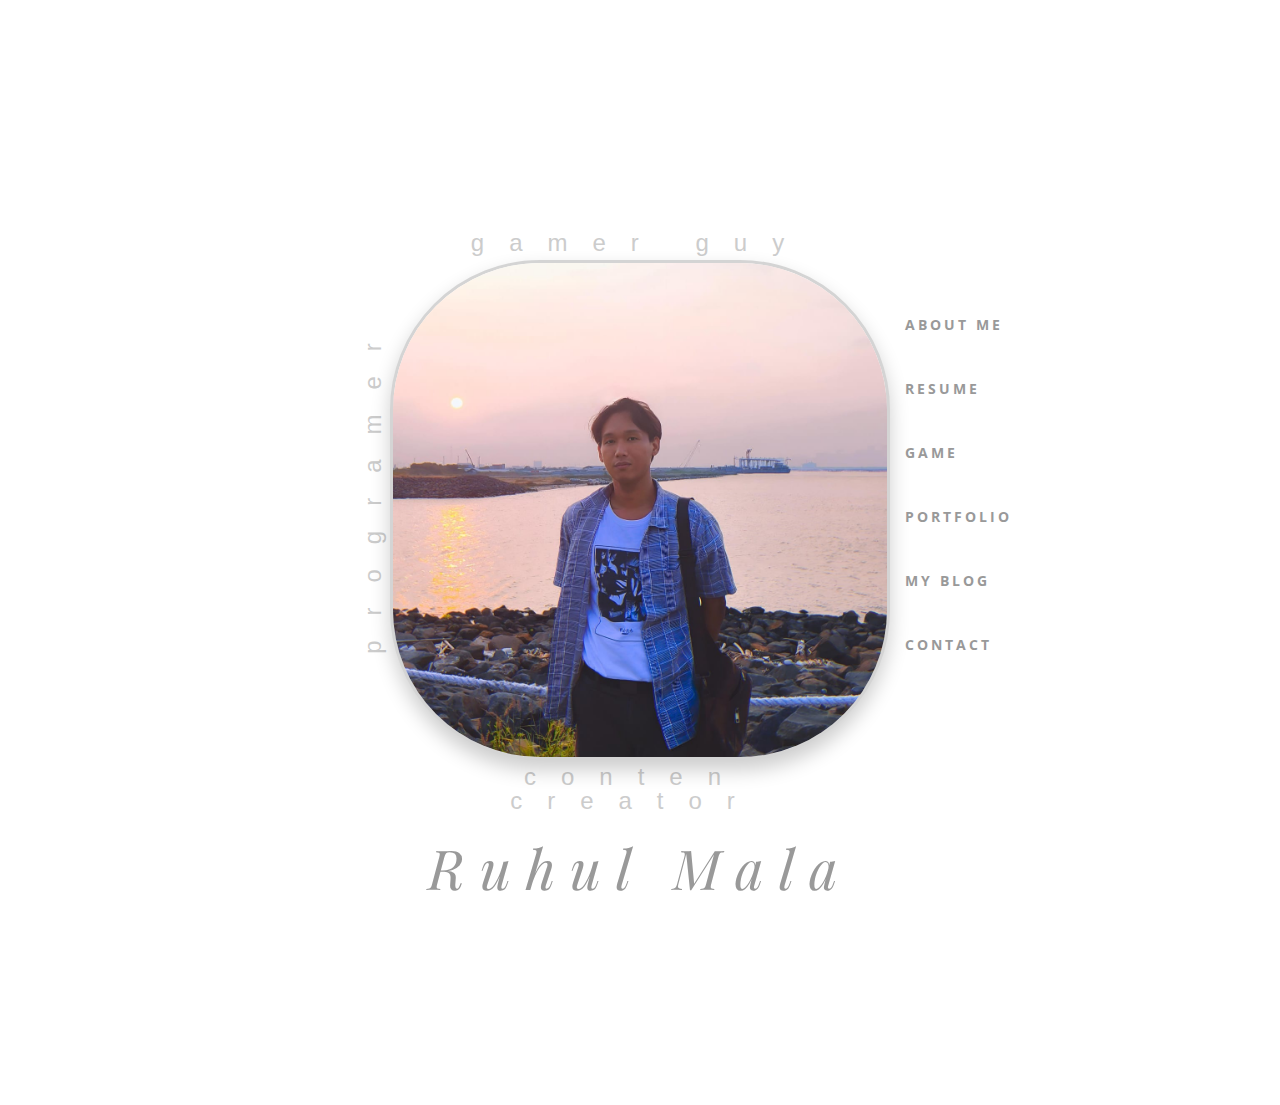
<file: index.html>
<!DOCTYPE html>
<html lang="en" class='no-js' >
	
	<head>
		<meta charset="utf-8">
		<meta http-equiv="X-UA-Compatible" content="IE=edge">
		<meta name="viewport" content="width=device-width, initial-scale=1">
		<!-- The above 3 meta tags *must* come first in the head; any other head content must come *after* these tags -->
	
		
			<title>Ruhul Mala- Personal Resume</title>
		
		<!--[if lt IE 9]>
		  <script src="//html5shim.googlecode.com/svn/trunk/html5.js"></script>
		<![endif]-->
		
		<link rel='stylesheet' type='text/css' href='bootstrap/css/bootstrap.min.css' >
		<link rel='stylesheet' type='text/css' href='css/ionicons.min.css' >
		<link rel='stylesheet' type='text/css' href='css/owl.carousel.css' >
		<link rel='stylesheet' type='text/css' href='css/owl.theme.css' >
		<link rel='stylesheet' type='text/css' href='css/owl.transitions.css' >
		<link rel='stylesheet' type='text/css' href='css/magnific-popup.css' >
		<link rel='stylesheet' type='text/css' href='css/style.css' >
		<link rel='stylesheet' type='text/css' href='css/color-default.css' >
		
		
	</head>
	
	<body>
		
		<!--=============================================================================
			Preloader
		===============================================================================-->
		<div id='preloader' >
			<div class='loader' >
				<img src='img/load.gif' alt='symp' >
			</div>
		</div>
		
		
		
		<!--=============================================================================
			Main Wrapper
		===============================================================================-->
		<div id='wrapper' >
			
			<!--=============================================================================
				Front Section
			===============================================================================-->
			<section class='front-section' >
			
		
				<div class='container' >
					
					
					<div class='transition-mask' ></div>
					
					
					<div class='front-person-img' >
						
						<!--person's image-->
						<img src='img/WhatsApp Image 2024-05-13 at 17.26.37.jpeg' alt='Symp' >
						<!--/person's image-->
						
					</div>
				
					<!--person's titles-->
					
					<div class='front-person-titles' >
						
						<!--title1-->
						<span class='t1' >
							Programer
						</span>
						<!--/title1-->
						
						<!--title2-->
						<span class='t2' >
							Gamer guy
						</span>
						<!--/title2-->
						
						<!--title3-->
						<span class='t3' >
							conten creator
						</span>
						<!--/title3-->
						
					
					<!--/person's titles-->
					</div>
					
					<nav class='front-person-links' >
						
						<!--
							navigation links, data-section attribute points towards the section with id to be opened. 
						-->
						
						<ul>
							
							<li>
								<a href='#' data-section='about' >About Me</a>
							</li>
							
							<li>
								<a href='#' data-section='resume' >Resume</a>
							</li>
							
							<li>
								<a href='game.html' >Game</a>
							</li>
							
							<li>
								<a href='#' data-section='portfolio' >Portfolio</a>
							</li>
							
							<li>
								<a href='#' data-section='blog' >My Blog</a>
							</li>
							
							<li>
								<a href='#' data-section='contact' >Contact</a>
							</li>
							
							<li>
								<a href='#' ></a>
							</li>
							
						</ul>
						
					</nav>

					
					
					
					<div class='front-heading text-center' >
						
						<h2>
							Ruhul Mala
						</h2>
						
					
						
					</div>
					
					
				</div>
				
				
			</section>
			<!--=============================================================================
				/Front Section
			===============================================================================-->
		
			<!--=============================================================================
				About Section
			===============================================================================-->
			<section id='about' class='about-section section' >
				
				<div class='basic-info section-block' >
					
					<div class='container' >
					
						<div class='section-header text-center' >
							
							<h2>Basic Info About Me</h2>
							
							<!--divider-->
							<div class='divider-draft center' ></div>
							<!--/divider-->
							
							
						</div>
						
						<div class='row' >
							
							<div class='col-md-4' >
								<div class='about-person-img' >
									
									<img src='img/WhatsApp Image 2024-05-13 at 17.30.53.jpeg' alt='symp'>
									
								</div>
							
							</div>
							
							
							<div class='col-md-8 about-info' >
								
								
								
								
								<p>
									Nama saya Ruhul Mala, seorang mahasiswa di Perbanas Institute yang sedang menempuh studi di jurusan Teknik Informatika.
									Saya memiliki minat yang besar untuk berkarir di bidang software developer atau data analyst. Keahlian yang saya miliki
									mencakup pemrograman dalam berbagai bahasa seperti Python, Java, dan SQL, serta pengalaman dalam menggunakan alat
									analisis data seperti Python dan Loker studio. Selain itu, saya juga terampil dalam pengembangan aplikasi web menggunakan
									framework seperti Exprees. Saya berkomitmen untuk terus belajar dan mengembangkan kemampuan saya agar dapat
									memberikan kontribusi maksimal dalam dunia teknologi. Dengan kombinasi pengetahuan akademis dan keahlian praktis, saya
									siap menghadapi tantangan dan peluang di industri ini.
								</p>
								
								<div class='clearfix' ></div>
								
								
								<ul class='info-list' >
									
									<li>
										<div class='inner' >
											<h4>Name</h4>
											<p>Ruhul Mala</p>
										</div>
									</li>
									<li>
										<div class='inner' >
											<h4>Age</h4>
											<p>22 Years</p>
										</div>
									</li>
									<li>
										<div class='inner' >
											<h4>Website</h4>
											<p>example.com</p>
										</div>
									</li>
									<li>
										<div class='inner' >
											<h4>Hometown</h4>
											<p>Cirebon, jawabarat</p>
										</div>
									</li>
									
									
									
								</ul>
								
								<a href='#' class='symp-btn' >Hire Me For Work</a>
								
								<a href='#' class='symp-btn link-btn' ><i class='ion-ios-download' ></i>Download Resume</a>
								
							</div>
						
							
						
						</div>
						
						
						
						
					</div>
					
					
				</div>
				
				<div class='about-icons section-block' >
					
					<div class='container' >
						
						<div class='row' >
							
							<div class='col-md-3' >
								<div class='service' >
									
									<div class='icon' >
										<img src='img/design-thinking.png' alt='Lightbulb Icon'>
									</div>
									
									<div class='content' >
										
										<h4>Creative</h4>
										
										<p>
											sebagai seseorang yang memiliki imajinasi dan kreativitas tinggi merasa puas ketika merancang dan mengimplementasikan solusi
											yang inovatif.
										</p>
										
									</div>
									
								</div>
							</div>
							
							<div class='col-md-3' >
								<div class='service' >
									
									<div class='icon' >
										<img src='img/analytics.png' alt='Lightbulb Icon'>
									</div>
									
									<div class='content' >
										
										<h4>analytics</h4>
										
										<p>
											Meskipun saya lebih dipandu oleh perasaan daripada logika, saya sering kali memiliki kemampuan analitis yang baik dan
											mampu merenung secara mendalam tentang makna hidup dan pengalaman.
										</p>
										
									</div>
									
								</div>
							</div>
							
							<div class='col-md-3' >
								<div class='service' >
									
									<div class='icon' >
										<img src='img/flexibility.png' alt='Lightbulb Icon'>
									</div>
									
									<div class='content' >
										
										<h4>flexible</h4>
										
										<p>
											Saya menghargai kebebasan dan fleksibilitas dalam pekerjaan.
										</p>
										
									</div>
									
								</div>
							</div>
							
							<div class='col-md-3' >
								<div class='service' >
									
									<div class='icon' >
										<img src='img/independent.png' alt='Lightbulb Icon'>
									</div>
									
									<div class='content' >
										
										<h4>independence</h4>
										
										<p>
											saya menikmati kesempatan untuk bekerja sendiri dan memusatkan perhatian pada tugas.
										</p>
										
									</div>
									
								</div>
							</div>
							
							
							
							
							
							
							
							
						</div>
						
						
					</div>
				</div>
				
				<div class='funfacts-block section-block' data-stellar-background-ratio='.2' style="background-image: url('img/Default_Create_an_illustration_of_the_Taurus_zodiac_sign_featu_3\ \(1\).jpg'); background-size: cover; background-position: center;">
					
					<div class='container' >
						
						<div class='row' >
			
							<div class='col-md-3 col-sm-6 funfact' >
								<div class='content' >
									<h4>Birthday</h4>
									
								</div>
							</div>
							
							<div class='col-md-3 col-sm-6 funfact' >
								<div class='content' >
									<h4>08</h4>
									<p>day</p>
								</div>
							</div>
							
							<div class='col-md-3 col-sm-6 funfact' >
								<div class='content' >
									<h4>05</h4>
									<p>month</p>
								</div>
							</div>
							
							<div class='col-md-3 col-sm-6 funfact' >
								<div class='content' >
									<h4>2002</h4>
									<p>Years</p>
								</div>
							</div>
							
						</div>
						
					</div>
					
				</div>
				
				<div class='testimonials-block section-block' >
					<div class='container' >
					
						<div class='section-header text-center' >
							
							<h2 class='animate text-over-block' >my inspiration</h2>
							
							
							<!--divider-->
							<div class='divider-draft center' ></div>
							<!--/divider-->
							
							
						</div>
						
						<div class='row' >
							
							<div class='col-md-8 col-md-offset-2' >
								
								<div class='testimonials-slider' >
									
									<div class='testimonial' >
										<p>
											
											Even the smallest person can change the course of the future.
										
										</p>
										
										<div class='author' >
											<h4>J.R.R. Tolkien</h4>
											<p>Seorang penulis Inggris terkenal</p>
										</div>
									</div>
									
									<div class='testimonial' >
										<p>
											"Imagination is more important than knowledge. For knowledge is limited, whereas imagination embraces the entire world."
										</p>
										
										<div class='author' >
											<h4>Albert Einstein</h4>
											<p>Seorang fisikawan</p>
										</div>
									</div>
									
									<div class='testimonial' >
										<p>
											Imagine all the people living life in peace. You may say I'm a dreamer, but I'm not the only one.
										</p>
										
										<div class='author' >
											<h4>John Lennon</h4>
											<p>Musisi</p>
										</div>
									</div>
									
									
									
									
								</div>
								
							</div>
							
						</div>
					
					</div>
				</div>
				
				<div class='footer bg-lightgray section-block' >
					
					<div class='container' >
						
						<div class='row' >
							
							<div class='col-xs-6 text-left' >
								<h4>Ruhul Mala</h4>
							</div>
							
							<div class='col-xs-6 text-right' >
								<ul class='footer-social'>
								<li>
									<a href='https://www.instagram.com/rachel_m4la/'>
										<i class='ion-social-instagram'></i>
									</a>
								</li>
								<li>
									<a href='#'>
										<i class='ion-social-twitter'></i>
									</a>
								</li>
								<li>
									<a href='https://wa.me/qr/QVK23VDRK24MH1'>
										<i class='ion-social-whatsapp'></i>
									</a>
								</li>
								<li>
									<a href='https://www.linkedin.com/in/ruhul-mala-879b14280/'>
										<i class='ion-social-linkedin'></i>
									</a>
								</li>
							</ul>
							</div>
							
						</div>
						
						
					</div>
					
				</div>
				
				
			</section>
			<!--=============================================================================
				/About Section
			===============================================================================-->
			
			<!--=============================================================================
				Resume Section
			===============================================================================-->
			<section id='resume' class='resume-section section' >
				
				<div class='container' >
					<div class='row' >
						<div class='col-md-6 col-md-offset-3' >
							<div class='section-header text-center' >
								
								<h2 class='animate text-over-block' >My Resume</h2>
								
								<!--divider-->
								<div class='divider-draft center' ></div>
								<!--/divider-->
								
								
							</div>
						</div>
					</div>
				</div>
				
				<div class='timeline-block section-block' >
					<div class='container' >
						<ul class='timeline' >
							
							<li class='timeline-header' >
								<h4>Education</h4>
							</li>
							
							<li>
								
								<div class='timeline-desc' >
									
									<h4>2006-2012</h4>
									
								</div>
								
								<div class='timeline-content' >
									
									<h4>SDN 1 PURWADADI</h4>
									<span></span>
									
									<p>
										Bersekolah di sebuah desa di kabupaten subang jawabarat, sebuah kebanggan menjadi bagian tim marcingband disekolah.
									</p>
									
								</div>
								
							</li>
							
							<li class='inverse' >
								
								<div class='timeline-desc' >
									
									<h4>2012-2015</h4>
									
								</div>
								
								<div class='timeline-content' >
									
									<h4>SMPN 1 LOSARI</h4>
									<span></span>
									
									<p>
										Awal mula pindah tempat tinggal ke sebuah desa di cirebon jawabarat, belajar bahasa dan budaya baru, hal yang paling membanggakan selama bersekolah adalah menjadi rangking kelas dan menjadi ketua kelas.
									</p>
									
								</div>
								
							</li>
							
							<li>
								
								<div class='timeline-desc' >
									
									<h4>2018-2021</h4>
									
								</div>
								
								<div class='timeline-content' >
									
									<h4>SMAN 1 LOSARI</h4>
									<span></span>
									
									<p>
										masa mencari jati diri mecoba banyak hal baru, mendapat tantangan baru mejadi ketua oraganisasi pramuka, osis, dan dipercaya menjadi ketua kelas.
									</p>
									
								</div>
								
							</li>
									<li class='inverse'>
									
										<div class='timeline-desc'>
									
											<h4>2021-NOW</h4>
									
										</div>
									
										<div class='timeline-content'>
									
											<h4>Perbanas Institute</h4>
											<span></span>
									
											<p>
												Memasuki dunia mahasiswa Mengikuti berbagai organisasi, mengikuti berbagai pelatihan atau bootcamp salah satunya study independent Revou tech academy serta turut andil dalam membuat karya tulis ilmiah
											</p>
									
										</div>
									
									</li>
							
							
							<li class='timeline-header' >
								<h4>Experience</h4>
							</li>
							
							
							<li>
								
								<div class='timeline-desc' >
									
									<h4>2023</h4>
									
								</div>
								
								<div class='timeline-content' >
									
									<h4>data analisis</h4>
									<span></span>
									
									<p>
										berpartisipasi dalam program kampus merdeka Revou tech academy software adn data analytics, mengemban tanggung jawab sebagai tim visualisasi data menggunkan tols looker studio dan spreedsheet
									</p>
									
								</div>
								
							</li>
							
							<li class='inverse' >
								
								<div class='timeline-desc' >
									
									<h4>2023</h4>
									
								</div>
								
								<div class='timeline-content' >
									
									<h4>software engginering</h4>
									<span></span>
									
									<p>
										berpartisipasi dalam program kampus merdeka Revou tech academy software adn data analytics, mengemban tanggung jawab
										sebagai tim Beckend developer, tugas yang di kerjakan berupa fitur login dan payment menggunkan tools vs code mysql git hub dan bahasa pemograman javascript dan node js.
									</p>
									
								</div>
								
							</li>
							
							<li>
								
								<div class='timeline-desc' >
									
									<h4></h4>
									
								</div>
								
								<div class='timeline-content' >
									
									<h4>Blogger</h4>
									<span></span>
									
									<p>
										
									</p>
									
								</div>
								
							</li>
							
							
						</ul>
					</div>
				</div>
				
				<div class='hobbies-block bg-lightgray section-block' >
					<div class='container' >
						
						<div class='section-header text-center' >
							<h2 class='animate text-over-block' >My Hobbies</h2>
							<!--divider-->
							<div class='divider-draft center' ></div>
							<!--/divider-->
						</div>
						
						<div class='row' >
							
							<div class='col-md-2 col-sm-4 col-xs-6' >
								
								<div class='hobby' >
									
									<div class='icon' >
										<img src='img/console.png' alt='Lightbulb Icon'>
									</div>
									
									<h4>Gaming</h4>
									
								</div>
								
							</div>
							
							<div class='col-md-2 col-sm-4 col-xs-6' >
								
								<div class='hobby' >
									
									<div class='icon' >
										<img src='img/reading-book.png' alt='Lightbulb Icon'>
									</div>
									
									<h4>Reading</h4>
									
								</div>
								
							</div>
							
							<div class='col-md-2 col-sm-4 col-xs-6' >
								
								<div class='hobby' >
									
									<div class='icon' >
										<img src='img/music.png' alt='Lightbulb Icon'>
									</div>
									
									<h4>Music</h4>
									
								</div>
								
							</div>
							
							<div class='col-md-2 col-sm-4 col-xs-6' >
								
								<div class='hobby' >
									
									<div class='icon' >
										<img src='img/video.png' alt='Lightbulb Icon'>
									</div>
									
									<h4>movie</h4>
									
								</div>
								
							</div>
							
							<div class='col-md-2 col-sm-4 col-xs-6' >
								
								<div class='hobby' >
									
									<div class='icon' >
										<img src='img/camping.png' alt='Lightbulb Icon'>
									</div>
									
									<h4>camping</h4>
									
								</div>
								
							</div>
							
							<div class='col-md-2 col-sm-4 col-xs-6' >
								
								<div class='hobby' >
									
									<div class='icon' >
										<img src='img/volleyball.png' alt='Lightbulb Icon'>
									</div>
									
									<h4>voly</h4>
									
								</div>
								
							</div>

							<div class='col-md-2 col-sm-4 col-xs-6'>
							
								<div class='hobby'>
							
									<div class='icon'>
										<img src='img/jogging.png' alt='Lightbulb Icon'>
									</div>
							
									<h4>jogging</h4>
							
								</div>
							
							</div>
							
							
							
						</div>
						
						
						
					</div>
				</div>
				
				<div class='skills-block section-block' >
					
					<div class='container' >
					
						<div class='section-header text-center' >
							<h2 class='animate text-over-block' >My Skills</h2>
							
							<!--divider-->
							<div class='divider-draft center' ></div>
							<!--/divider-->
							
						</div>
						
						
						<div class='row' >
							
							<div class='col-md-6' >
								
								<div class='skill' >
									
									<h4>HTML/CSS</h4>
									
									<div class='skill-bar' data-percent='90' >
										<div class='bar' >
											<div class='percent' >90%</div>
										</div>
									</div>
									
								</div>
								
								<div class='skill' >
									
									<h4>php</h4>
									
									<div class='skill-bar' data-percent='70' >
										<div class='bar' >
											<div class='percent' >70%</div>
										</div>
									</div>
									
								</div>
								
								<div class='skill' >
									
									<h4>javascript</h4>
									
									<div class='skill-bar' data-percent='85' >
										<div class='bar' >
											<div class='percent' >85%</div>
										</div>
									</div>
									
								</div>
								
								
								
							</div>
							
							<div class='col-md-6' >
								
								<div class='skill' >
									
									<h4>SQL</h4>
									
									<div class='skill-bar' data-percent='80' >
										<div class='bar' >
											<div class='percent' >80%</div>
										</div>
									</div>
									
								</div>
								
								<div class='skill' >
									
									<h4>Wordpress</h4>
									
									<div class='skill-bar' data-percent='85' >
										<div class='bar' >
											<div class='percent' >85%</div>
										</div>
									</div>
									
								</div>
								
								<div class='skill' >
									
									<h4>MS WORD</h4>
									
									<div class='skill-bar' data-percent='95' >
										<div class='bar' >
											<div class='percent' >95%</div>
										</div>
									</div>
									
								</div>
								
								
								
							</div>
							
							
							
						</div>
						
					</div>
					
				</div>
				
				<div class='footer bg-lightgray section-block' >
					
					<div class='container'>
					
						<div class='row'>
					
							<div class='col-xs-6 text-left'>
								<h4>Ruhul Mala</h4>
							</div>
					
							<div class='col-xs-6 text-right'>
								<ul class='footer-social'>
								<li>
									<a href='https://www.instagram.com/rachel_m4la/'>
										<i class='ion-social-instagram'></i>
									</a>
								</li>
								<li>
									<a href='#'>
										<i class='ion-social-twitter'></i>
									</a>
								</li>
								<li>
									<a href='https://wa.me/qr/QVK23VDRK24MH1'>
										<i class='ion-social-whatsapp'></i>
									</a>
								</li>
								<li>
									<a href='https://www.linkedin.com/in/ruhul-mala-879b14280/'>
										<i class='ion-social-linkedin'></i>
									</a>
								</li>
							</ul>
							</div>
					
						</div>
					
					
					</div>
					
				</div>
				
				
			</section>
			<!--=============================================================================
				/Resume Section
			===============================================================================-->
			
			
			<!--=============================================================================
				Services Section
			===============================================================================-->
			
			<!--=============================================================================
				/Services Section
			===============================================================================-->
			
			
			<!--=============================================================================
				Portfolio Section
			===============================================================================-->
			<section id='portfolio' class='portfolio-section section' >
				
				<div class='portfolio-block section-block' >
					
					<div class='container' >
					
						<div class='row' >
							<div class='col-md-6 col-md-offset-3' >
								
								<div class='section-header text-center' >
								
									<h2 class='animate text-over-block' >Portfolio</h2>
									
									<!--divider-->
									<div class='divider-draft center' ></div>
									<!--/divider-->
									
									<p>
										Check out my works.
									</p>
								
								</div>
								
							</div>
						</div>
						
						<div id='portfolio-filters' >
							<ul>
								<li>
									<a href='#' data-group='all' class='active' >All</a>
								</li>
								<li>
									<a href='#' data-group='web' >Web</a>
								</li>
								<li>
									<a href='#' data-group='tech' >data analisis</a>
								</li>
								<li>
									<a href='#' data-group='photography' >Konten</a>
								</li>
							</ul>
						</div>
						
						<div id='portfolio-grid' class='portfolio-items' >
							
							<div class='item' data-groups='["all","web"]' >
								<div class='inner' >
									
									<img alt='symp' src='img/Screenshot 2023-06-19 122435.png' >
									
									<div class='caption' >
										
										<div class='caption-inner' >
										
											<h4>Project Title</h4>
											
											<ul class='links' >
												
												<li>
													<a href='work.html' >
														<i class='ion-ios-plus-empty' ></i>
													</a>
												</li>
												
												<li>
													<a href='img/Screenshot 2023-06-19 122435.png' class='image-link' >
														<i class='ion-ios-search' ></i>
													</a>
												</li>
												
											</ul>
										
										</div>
										
										
									</div>
									
								</div>
							</div>
							
							<!-- <div class='item' data-groups='["all","photography","tech"]' >
								<div class='inner' >
									
									<img alt='symp' src='img/portfolio/2.jpg' >
									
									<div class='caption' >
										
										<div class='caption-inner' >
										
											<h4>Project Title</h4>
											
											<ul class='links' >
												
												<li>
													<a href='work.html' >
														<i class='ion-ios-plus-empty' ></i>
													</a>
												</li>
												
												<li>
													<a href='img/portfolio/2.jpg' class='image-link' >
														<i class='ion-ios-search' ></i>
													</a>
												</li>
												
											</ul>
										
										</div>
										
										
									</div>
									
								</div>
							</div> -->
							
							<div class='item' data-groups='["all","web","tech"]' >
								<div class='inner' >
									
									<img alt='symp' src='img/Screenshot 2023-07-19 194837.png' >
									
									<div class='caption' >
										
										<div class='caption-inner' >
										
											<h4>Project Title</h4>
											
											<ul class='links' >
												
												<li>
													<a href='work1.html' >
														<i class='ion-ios-plus-empty' ></i>
													</a>
												</li>
												
												<li>
													<a href='img/Screenshot 2023-07-19 194837.png' class='image-link' >
														<i class='ion-ios-search' ></i>
													</a>
												</li>
												
											</ul>
										
										</div>
										
										
									</div>
									
								</div>
							</div>
							
							<div class='item' data-groups='["all","web"]' >
								<div class='inner' >
									
									<img alt='symp' src='img/Screenshot 2024-06-12 194440.png' >
									
									<div class='caption' >
										
										<div class='caption-inner' >
										
											<h4>Project Title</h4>
											
											<ul class='links' >
												
												<li>
													<a href='work2.html' >
														<i class='ion-ios-plus-empty' ></i>
													</a>
												</li>
												
												<li>
													<a href='img/Screenshot 2024-06-12 194440.png' class='image-link' >
														<i class='ion-ios-search' ></i>
													</a>
												</li>
												
											</ul>
										
										</div>
										
										
									</div>
									
								</div>
							</div>
							
							<div class='item' data-groups='["all","tech"]' >
								<div class='inner' >
									
									<img alt='symp' src='img/Screenshot 2024-06-30 150402.png' >
									
									<div class='caption' >
										
										<div class='caption-inner' >
										
											<h4>Project Title</h4>
											
											<ul class='links' >
												
												<li>
													<a href='work4.html' >
														<i class='ion-ios-plus-empty' ></i>
													</a>
												</li>
												
												<li>
													<a href='img/Screenshot 2024-06-30 150402.png' class='image-link' >
														<i class='ion-ios-search' ></i>
													</a>
												</li>
												
											</ul>
										
										</div>
										
										
									</div>
									
								</div>
							</div>
							
							<div class='item' data-groups='["all","photography"]' >
								<div class='inner' >
									
									<img alt='symp' src='img/image.png' >
									
									<div class='caption' >
										
										<div class='caption-inner' >
										
											<h4>Project Title</h4>
											
											<ul class='links' >
												
												<li>
													<a href='work3.html' >
														<i class='ion-ios-plus-empty' ></i>
													</a>
												</li>
												
												<li>
													<a href='img/image.png' class='image-link' >
														<i class='ion-ios-search' ></i>
													</a>
												</li>
												
											</ul>
										
										</div>
										
										
									</div>
									
								</div>
							</div>
							
							<div class='item' data-groups='["all","web"]' >
								<div class='inner' >
									
									<img alt='symp' src='img/Screenshot 2024-06-30 150228.png' >
									
									<div class='caption' >
										
										<div class='caption-inner' >
										
											<h4>Project Title</h4>
											
											<ul class='links' >
												
												<li>
													<a href='work5.html' >
														<i class='ion-ios-plus-empty' ></i>
													</a>
												</li>
												
												<li>
													<a href='img/Screenshot 2024-06-30 154241.png' class='image-link' >
														<i class='ion-ios-search' ></i>
													</a>
												</li>
												
											</ul>
										
										</div>
										
										
									</div>
									
								</div>
							</div>
							
							<!-- <div class='item' data-groups='["all","tech"]' >
								<div class='inner' >
									
									<img alt='symp' src='img/portfolio/8.jpg' >
									
									<div class='caption' >
										
										<div class='caption-inner' >
										
											<h4>Project Title</h4>
											
											<ul class='links' >
												
												<li>
													<a href='work.html' >
														<i class='ion-ios-plus-empty' ></i>
													</a>
												</li>
												
												<li>
													<a href='img/portfolio/8.jpg' class='image-link' >
														<i class='ion-ios-search' ></i>
													</a>
												</li>
												
											</ul>
										
										</div>
										
										
									</div>
									
								</div>
							</div>
							
							<div class='item' data-groups='["all","photography"]' >
								<div class='inner' >
									
									<img alt='symp' src='img/portfolio/9.jpg' >
									
									<div class='caption' >
										
										<div class='caption-inner' >
										
											<h4>Project Title</h4>
											
											<ul class='links' >
												
												<li>
													<a href='work.html' >
														<i class='ion-ios-plus-empty' ></i>
													</a>
												</li>
												
												<li>
													<a href='img/portfolio/9.jpg' class='image-link' >
														<i class='ion-ios-search' ></i>
													</a>
												</li>
												
											</ul>
										
										</div>
										
										
									</div>
									
								</div>
							</div> -->
							
							
							
						</div>
						
					</div>
					
				</div>
				
				<div class='footer bg-lightgray section-block' >
					
					<div class='container' >
						
						<div class='row' >
							
							<div class='col-xs-6 text-left' >
								<h4>Ruhul Mala</h4>
							</div>
							
							<div class='col-xs-6 text-right' >
								<ul class='footer-social'>
								<li>
									<a href='https://www.instagram.com/rachel_m4la/'>
										<i class='ion-social-instagram'></i>
									</a>
								</li>
								<li>
									<a href='#'>
										<i class='ion-social-twitter'></i>
									</a>
								</li>
								<li>
									<a href='https://wa.me/qr/QVK23VDRK24MH1'>
										<i class='ion-social-whatsapp'></i>
									</a>
								</li>
								<li>
									<a href='https://www.linkedin.com/in/ruhul-mala-879b14280/'>
										<i class='ion-social-linkedin'></i>
									</a>
								</li>
							</ul>
							</div>
							
						</div>
						
						
					</div>
					
				</div>
				
			</section>
			<!--=============================================================================
				/Portfolio Section
			===============================================================================-->
			
			
			<!--=============================================================================
				Blog Section
			===============================================================================-->
			<section id='blog' class='blog-section section' >
				
				<div class='container' >
					
					<div class='row' >
						
						<div class='col-md-6 col-md-offset-3' >
							<div class='section-header text-center' >
								
								<h2>My Blog</h2>
								
								<!--divider-->
								<div class='divider-draft center' ></div>
								<!--/divider-->
								
								<p>
									Ini adalah blog saya tempat pemikiran saya hidup. Lihat untuk mengetahui lebih banyak tentang saya.
								</p>
								
							</div>
						</div>
						
					</div>
					
				</div>
			
				<div class='posts-block section-block' >
					
					<div class='container' >
						
						<div class='row' >
							
							<div class='col-md-8' >
								
								<div class='post' >
									
									<div class='media' >
										<img alt='symp' src='img/WhatsApp Image 2024-06-30 at 18.41.38.jpeg' >
									</div>
									
									<div class='content' >
										
										<h4>
											<a href='post.html' >
												My personality
											</a>
										</h4>
										
										<ul class='post-icons' >
											
											<li>
												<i class='ion-ios-person' ></i>
												<span>Ruhul Mala</span>
											</li>
											
											<li>
												<i class='ion-ios-clock' ></i>
												<span>29 oktober 2023</span>
											</li>
											
											<li>
												<i class='ion-ios-chatbubble' ></i>
												<span>5</span>
											</li>
											
											
											
										</ul>
										
										<p>
											Sepertinya Akan lebih mudah memahami sebuah cerita jika kita mengetahui kepribadian karakter-karakternya terlebih dahulu iya gak si?, ijinkan saya menyapa kalian yang bermaksud datang membaca dan ingin mengenal saya lebih baik haloo nama saya Ruhul Mala...trimakasih sudah mau melihat-lihat website ini saya sangat menghargai niat kalian, lalu saya ingin mengajak teman-teman merenungkan sebuah pertanyaan, sudahkah kita mengenal diri kita yang sebenenarnya, dan bagi saya ini bukan hal yang mudah maka dari itu merefleksikan diri akan menjadi bagian dari cerita yang saya akan tulis pada part ini tolong nantikan segera... 
										</p>
										
										<a href='post.html' class='read-more' >
											Read More
											<i class='ion-ios-arrow-thin-right' ></i>
										</a>
										
									</div>
									
								</div>
								
								<!-- <div class='post' >
									
									<div class='media' >
										<img alt='symp' src='img/bg2.jpg' >
									</div>
									
									<div class='content' >
										
										<h4>
											<a href='post.html' >
												Simple Post With Image
											</a>
										</h4>
										
										<ul class='post-icons' >
											
											<li>
												<i class='ion-ios-person' ></i>
												<span>Ruhul Mala</span>
											</li>
											
											<li>
												<i class='ion-ios-clock' ></i>
												<span>14 June 2015</span>
											</li>
											
											<li>
												<i class='ion-ios-chatbubble' ></i>
												<span>5</span>
											</li>
											
											
											
										</ul>
										
										<p>
											-------------------------
										</p>
										
										<a href='post.html' class='read-more' >
											Read More
											<i class='ion-ios-arrow-thin-right' ></i>
										</a>
										
									</div>
									
								</div>
								
								<div class='post' >
									
									<div class='media' >
										<img alt='symp' src='img/bg2.jpg' >
									</div>
									
									<div class='content' >
										
										<h4>
											<a href='post.html' >
												Simple Post With Image
											</a>
										</h4>
										
										<ul class='post-icons' >
											
											<li>
												<i class='ion-ios-person' ></i>
												<span>Ruhul Mala</span>
											</li>
											
											<li>
												<i class='ion-ios-clock' ></i>
												<span>14 June 2015</span>
											</li>
											
											<li>
												<i class='ion-ios-chatbubble' ></i>
												<span>5</span>
											</li>
											
											
											
										</ul>
										
										<p>
											-------------
										</p>
										
										<a href='post.html' class='read-more' >
											Read More
											<i class='ion-ios-arrow-thin-right' ></i>
										</a>
										
									</div>
									
								</div> -->
								
								<div class='post-more' >
									<a href='#' class='more-link' >
										Load More
									</a>
								</div>
								
							</div>
							
							<div class='col-md-4' >
								
								<div class='sidebar' >
									
									<div class='sidebar-widget' >
										
										<div class='search-box' >
											
											<input type='text' placeholder='Search' class='search-input' >
											
											<a class='search-btn' href='#' >
												<i class='ion-ios-search' ></i>
											</a>
											
										</div>
										
									</div>
									
									<div class='sidebar-widget' >
										<div class='categories-widget' >
										
											<div class='widget-header' >
												<h4>
													<i class='ion-ios-folder' ></i> Categories
												</h4>
											</div>
											
											<ul class='sidebar-list' >
												
												<li>
													<a href='#' >Web Design</a>
												</li>
												
												<li>
													<a href='#' >Travel</a>
												</li>
												
												<li>
													<a href='#' >Life Style</a>
												</li>
												
												<li>
													<a href='#' >Photography</a>
												</li>
												
												<li>
													<a href='#' >Technology</a>
												</li>
												
												
												
											</ul>
										
										</div>
									</div>
									
									<div class='sidebar-widget' >
										
										<div class='widget-header' >
											<h4>
												<i class='ion-document' ></i>
												Recent Posts
											</h4>
										</div>
										
										
											<ul class='sidebar-list' >
												
												<li>
													<a href='#' >
														-------------------------
													</a>
												</li>
												
												<li>
													<a href='#' >
														-------------------------
													</a>
												</li>
												
												<li>
													<a href='#' >
														-------------------------
													</a>
												</li>
												
												<li>
													<a href='#' >
														-------------------------
													</a>
												</li>
												
												
												
											</ul>
										
										
									</div>
									
									<div class='sidebar-widget' >
										<div class='widget-header' >
											
											<h4>
												<i class='ion-archive' ></i>
												Archives
											</h4>
											
											<ul class='sidebar-list' >
												
												<li>
													<a href='#' >
														June (14)
													</a>
												</li>
												
												<li>
													<a href='#' >
														July (10)
													</a>
												</li>
												
												<li>
													<a href='#' >
														August(6)
													</a>
												</li>
												
												
												<li>
													<a href='#' >
														September(7)
													</a>
												</li>
												
												
											
											</ul>
											
										</div>
									</div>
									
									<div class='sidebar-widget' >
										<div class='widget-header' >
											<h4>
												<i class='ion-ios-pricetag' ></i>
												Tags
											</h4>
										</div>
										
										<ul class='sidebar-list list-inline' >
											<li>
												<a href='#' >Design</a>
											</li>
											<li>
												<a href='#' >Tech</a>
											</li>
											<li>
												<a href='#' >Web</a>
											</li>
											<li>
												<a href='#' >Modern</a>
											</li>
											<li>
												<a href='#' >Photography</a>
											</li>
											<li>
												<a href='#' >Life</a>
											</li>
											<li>
												<a href='#' >App</a>
											</li>
											<li>
												<a href='#' >Template</a>
											</li>
											
										</ul>
										
									</div>
									
								</div>
								
							</div>
							
						
						</div>
						
					</div>
					
				</div>
				
				
				<div class='footer bg-lightgray section-block' >
					
					<div class='container'>
					
						<div class='row'>
					
							<div class='col-xs-6 text-left'>
								<h4>Ruhul Mala</h4>
							</div>
					
							<div class='col-xs-6 text-right'>
								<ul class='footer-social'>
								<li>
									<a href='https://www.instagram.com/rachel_m4la/'>
										<i class='ion-social-instagram'></i>
									</a>
								</li>
								<li>
									<a href='#'>
										<i class='ion-social-twitter'></i>
									</a>
								</li>
								<li>
									<a href='https://wa.me/qr/QVK23VDRK24MH1'>
										<i class='ion-social-whatsapp'></i>
									</a>
								</li>
								<li>
									<a href='https://www.linkedin.com/in/ruhul-mala-879b14280/'>
										<i class='ion-social-linkedin'></i>
									</a>
								</li>
							</ul>
							</div>
					
						</div>
					
					
					</div>
					
				</div>
				
				
			</section>
			<!--=============================================================================
				/Blog Section
			===============================================================================-->
			
			
			<!--=============================================================================
				Contact Section
			===============================================================================-->
			<section id='contact' class='contact-section section' >
				
				<div class='contact-block section-block' >
					<div class='container' >
						<div class='row' >
							<div class='col-md-6 col-md-offset-3' >
							
								<div class='section-header text-center' >
									<h2 class='animate text-over-block' >Contact Me</h2>
									<!--divider-->
									<div class='divider-draft center' ></div>
									<!--/divider-->
									<p>
										-------------------------
									</p>
								</div>
							
							</div>
						</div>
						
						<div class='row' >
							<div class='col-md-8 col-md-offset-2' >
								
								<form id='contact-form' class='contact-form' action='mail.php' method='post' data-toggle='validator' >
									
									<div id='contact-form-result' ></div>
									
									<div class='row' >
										
										<div class='col-md-6' >
											
											<div class='form-group' >
												<input type='text' class='form-control' placeholder='Name' required>
												
												<div class='help-block with-errors' ></div>
											</div>
										
										</div>
										
										<div class='col-md-6' >
											<div class='form-group' >
												<input type='email' class='form-control' placeholder='Email' required>
												
												<div class='help-block with-errors' ></div>
							
											</div>
										</div>
										
									</div>
									
									<div class='row' >
										
										<div class='col-md-6' >
											<div class='form-group' >
												<input type='text' class='form-control' placeholder='Phone' required>
												<div class='help-block with-errors' ></div>
												
											</div>
										</div>
										
										<div class='col-md-6' >
											<div class='form-group' >
												<input type='text' class='form-control' placeholder='Website' required>
												<div class='help-block with-errors' ></div>
												
											</div>
										</div>
										
									</div>
									
									<div class='form-group' >
										<textarea rows='5' class='form-control' placeholder='Message' required></textarea>
										<div class='help-block with-errors' ></div>
									</div>
									
									<div class='form-group text-center' >
										<button type='submit' class='symp-btn' >Send Message</button>
									</div>
									
									
								</form>
							</div>
						</div>

						
					</div>
				</div>
			
				
				<div class='footer bg-lightgray section-block' >
					
					<div class='container'>
					
						<div class='row'>
					
							<div class='col-xs-6 text-left'>
								<h4>Ruhul Mala</h4>
							</div>
					
							<div class='col-xs-6 text-right'>
								<ul class='footer-social'>
								<li>
									<a href='https://www.instagram.com/rachel_m4la/'>
										<i class='ion-social-instagram'></i>
									</a>
								</li>
								<li>
									<a href='#'>
										<i class='ion-social-twitter'></i>
									</a>
								</li>
								<li>
									<a href='https://wa.me/qr/QVK23VDRK24MH1'>
										<i class='ion-social-whatsapp'></i>
									</a>
								</li>
								<li>
									<a href='https://www.linkedin.com/in/ruhul-mala-879b14280/'>
										<i class='ion-social-linkedin'></i>
									</a>
								</li>
							</ul>
							</div>
					
						</div>
					
					
					</div>
					
				</div>
				
				
			</section>
			<!--=============================================================================
				/Contact Section
			===============================================================================-->
			
			
			<!--close button-->
			<div class='close-btn' >
				
				<img src="img/corner-down-left.svg" alt="Close" />
				
			</div>
			<!--/close button-->
			
			
		</div>
		<!--=============================================================================
			/Main Wrapper
		===============================================================================-->
		
		
		<!--=============================================================================
			JavaScript Files
		===============================================================================-->
		<script src='js/jquery.min.js' ></script>
		<script src='js/jquery.stellar.min.js' ></script>
		<script src='js/modernizr.js' ></script>
		<script src='js/owl.carousel.min.js' ></script>
		<script src='js/jquery.shuffle.min.js' ></script>
		<script src='js/jquery.magnific-popup.min.js' ></script>
		<script src='js/validator.min.js' ></script>
		<script src='js/smoothscroll.js' ></script>
		<script src='js/script.js' ></script>
		
		
		
	</body>
	
</html>
</file>
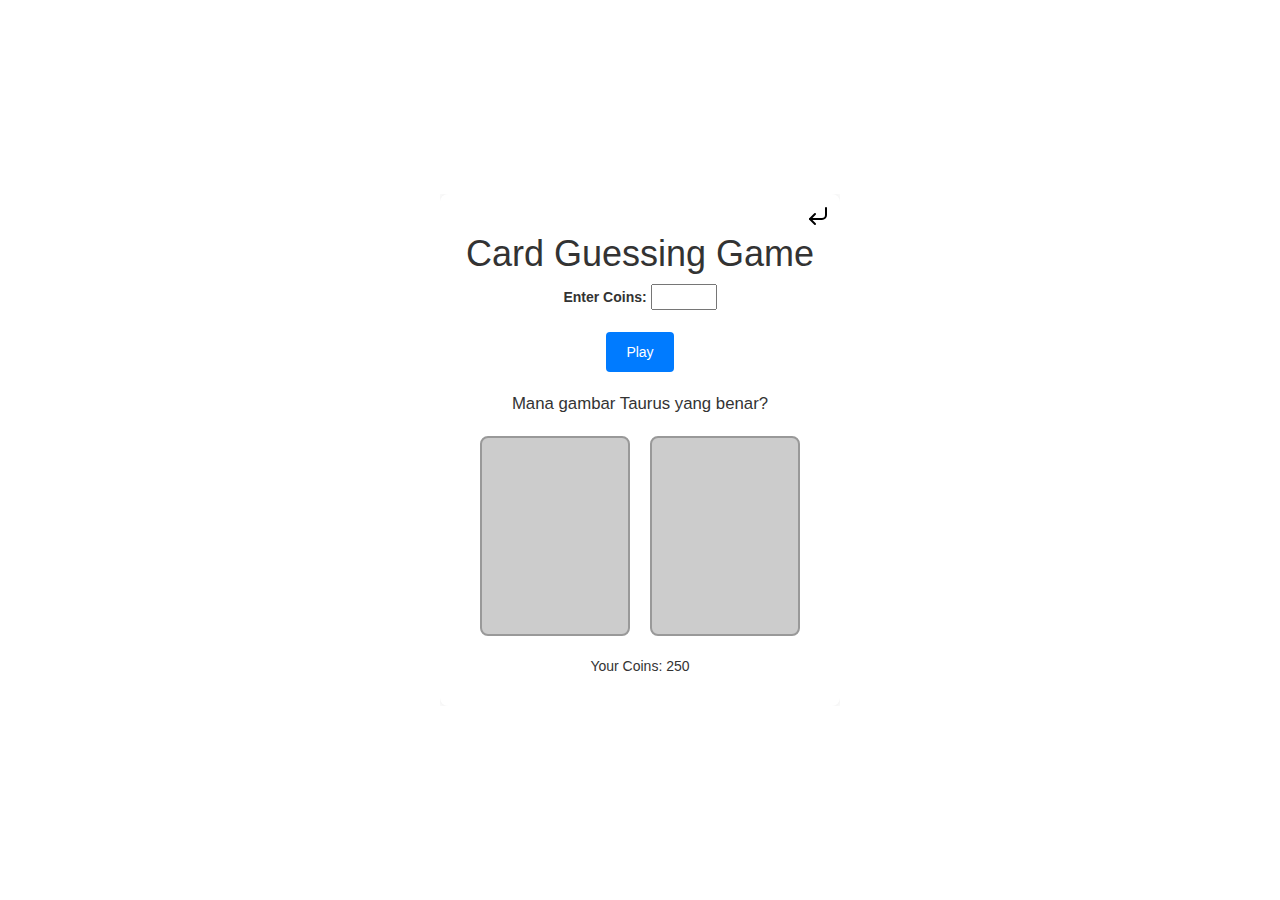
<file: game.html>
<!DOCTYPE html>
<html lang="en" class='no-js'>

<head>
    <meta charset="UTF-8">
    <meta name="viewport" content="width=device-width, initial-scale=1.0">
    <title>Card Guessing Game</title>
    <link rel="stylesheet" href="css/game.css">
    <link rel='stylesheet' type='text/css' href='bootstrap/css/bootstrap.min.css'>
    <link rel='stylesheet' type='text/css' href='css/ionicons.min.css'>
    <link rel='stylesheet' type='text/css' href='css/owl.carousel.css'>
    <link rel='stylesheet' type='text/css' href='css/owl.theme.css'>
    <link rel='stylesheet' type='text/css' href='css/owl.transitions.css'>
    <link rel='stylesheet' type='text/css' href='css/color-default.css'>
</head>

<body>

        <!--preloader-->
        <div id='preloader'>
        
            <div class='loader'>
                <img src='img/load.gif' alt='symp'>
            </div>
        
        </div>
        <!--/preloader-->
<div id='wrapper'>
        <div class="game-container">
            <div class='close-btn'>
                <a href="index.html#front-section">
                    <img src="img/corner-down-left.svg" alt="Close" />
                </a>
            </div>
            <h1>Card Guessing Game</h1>
            <div class="coin-input">
                <label for="coins">Enter Coins: </label>
                <input type="number" id="coins" min="1" max="100">
            </div>
            <button id="play-button">Play</button>
            <div class="question">
                <p>Mana gambar Taurus yang benar?</p>
            </div>
            <div class="cards-container">
                <div class="card" id="card1"></div>

                <div class="card" id="card2"></div>
            </div>
            <div class="result">
                <p id="message"></p>
                <p id="total-coins">Your Coins: 250</p>
            </div>
        </div>
    
</div>
<script src='js/jquery.min.js'></script>
<script src='js/jquery.stellar.min.js'></script>
<script src='js/modernizr.js'></script>
<script src='js/owl.carousel.min.js'></script>
<script src='js/jquery.shuffle.min.js'></script>
<script src='js/jquery.magnific-popup.min.js'></script>
<script src='js/validator.min.js'></script>
<script src='js/smoothscroll.js'></script>
<script src='js/script.js'></script>
<script src="js/game.js"></script>
</body>

</html>
</file>
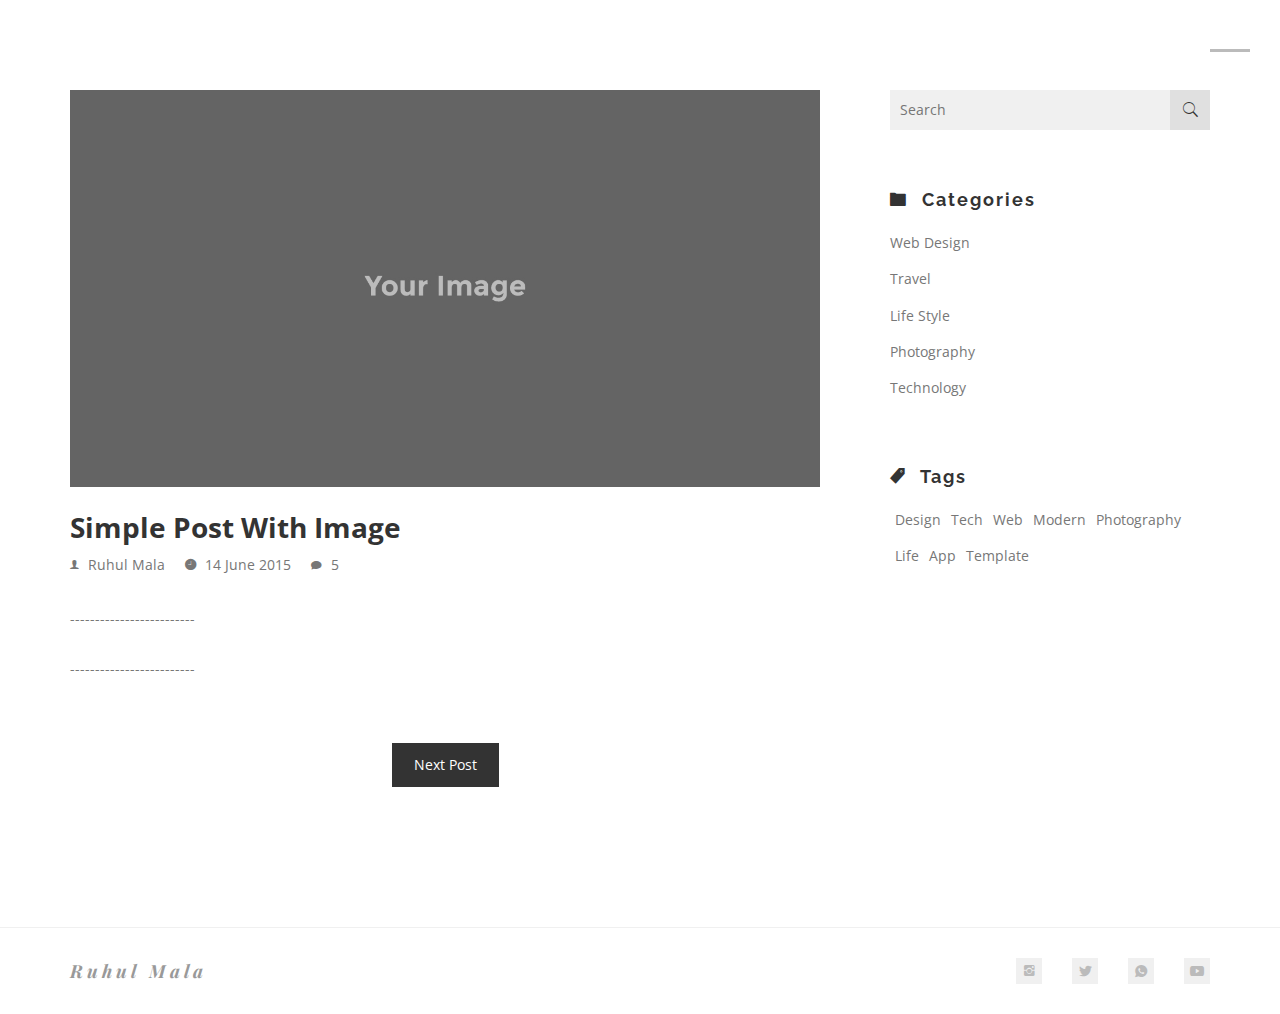
<file: post.html>
<!DOCTYPE html>
<html lang="en"class='no-js' >
	
	<head>
		
		
		<meta charset="utf-8">
		<meta http-equiv="X-UA-Compatible" content="IE=edge">
		<meta name="viewport" content="width=device-width, initial-scale=1">
		<!-- The above 3 meta tags *must* come first in the head; any other head content must come *after* these tags -->
	
		
			<title>Ruhul Mala- Personal Resume</title>
		
		<!--[if lt IE 9]>
		  <script src="//html5shim.googlecode.com/svn/trunk/html5.js"></script>
		<![endif]-->

		
		<link rel='stylesheet' type='text/css' href='bootstrap/css/bootstrap.min.css' >
		<link rel='stylesheet' type='text/css' href='css/ionicons.min.css' >
		<link rel='stylesheet' type='text/css' href='css/owl.carousel.css' >
		<link rel='stylesheet' type='text/css' href='css/owl.theme.css' >
		<link rel='stylesheet' type='text/css' href='css/owl.transitions.css' >
		<link rel='stylesheet' type='text/css' href='css/magnific-popup.css' >
		<link rel='stylesheet' type='text/css' href='css/style.css' >
		<link rel='stylesheet' type='text/css' href='css/color-default.css' >
		
		
	</head>
	
	<body >
		
		
		<!--close button-->
		<a href='index.html' class='close-btn' >
			<span></span>
			<span></span>
		</a>
		<!--/close button-->
		
		
		<div id='preloader' >
		
			<div class='loader' >
				<img src='img/load.gif' alt='symp' >
			</div>
			
		</div>
		
		
		<div id='wrapper' >
			
			<section id='post' class='blog-page blog-section' >
				
				<div class='posts-block section-block' >
					
					<div class='container' >
						
						<div class='row' >
							
							<div class='col-md-8' >
								
								<div class='post' >
									
									<div class='media' >
										<img src='img/bg3.jpg' alt='symp' >
									</div>
									
									<div class='content' >
										
										<h4>
											<a href='#' >
												Simple Post With Image
											</a>
										</h4>
										
										<ul class='post-icons' >
											
											<li>
												<i class='ion-ios-person' ></i>
												<span>Ruhul Mala</span>
											</li>
											
											<li>
												<i class='ion-ios-clock' ></i>
												<span>14 June 2015</span>
											</li>
											
											<li>
												<i class='ion-ios-chatbubble' ></i>
												<span>5</span>
											</li>
											
											
											
										</ul>
										
										<p>
											-------------------------
										</p>
										<p>
											-------------------------
										</p>
										
									</div>
									
								</div>
								
								<div class='post-more' >
									<a href='#' class='more-link' >
										Next Post
									</a>
								</div>
								
							</div>
							
							<div class='col-md-4' >
								
								<div class='sidebar' >
									
									<div class='sidebar-widget' >
										
										<div class='search-box' >
											
											<input type='text' placeholder='Search' class='search-input' >
											
											<a class='search-btn' href='#' >
												<i class='ion-ios-search' ></i>
											</a>
											
										</div>
										
									</div>
									
									<div class='sidebar-widget' >
										<div class='categories-widget' >
										
											<div class='widget-header' >
												<h4>
													<i class='ion-ios-folder' ></i> Categories
												</h4>
											</div>
											
											<ul class='sidebar-list' >
												
												<li>
													<a href='#' >Web Design</a>
												</li>
												
												<li>
													<a href='#' >Travel</a>
												</li>
												
												<li>
													<a href='#' >Life Style</a>
												</li>
												
												<li>
													<a href='#' >Photography</a>
												</li>
												
												<li>
													<a href='#' >Technology</a>
												</li>
												
												
												
											</ul>
										
										</div>
									</div>
									
									<div class='sidebar-widget' >
										<div class='widget-header' >
											<h4>
												<i class='ion-ios-pricetag' ></i>
												Tags
											</h4>
										</div>
										
										<ul class='sidebar-list list-inline' >
											<li>
												<a href='#' >Design</a>
											</li>
											<li>
												<a href='#' >Tech</a>
											</li>
											<li>
												<a href='#' >Web</a>
											</li>
											<li>
												<a href='#' >Modern</a>
											</li>
											<li>
												<a href='#' >Photography</a>
											</li>
											<li>
												<a href='#' >Life</a>
											</li>
											<li>
												<a href='#' >App</a>
											</li>
											<li>
												<a href='#' >Template</a>
											</li>
											
										</ul>
										
									</div>
									
								</div>
								
							</div>
							
						
						</div>
						
					</div>
					
				</div>
				
				
				<div class='footer bg-lightgray section-block' >
					
					<div class='container'>
					
						<div class='row'>
					
							<div class='col-xs-6 text-left'>
								<h4>Ruhul Mala</h4>
							</div>
					
							<div class='col-xs-6 text-right'>
								<ul class='footer-social'>
									<li>
										<a href='#'>
											<i class='ion-social-instagram'></i>
										</a>
									</li>
									<li>
										<a href='#'>
											<i class='ion-social-twitter'></i>
										</a>
									</li>
									<li>
										<a href='#'>
											<i class='ion-social-whatsapp'></i>
										</a>
									</li>
									<li>
										<a href='#'>
											<i class='ion-social-youtube'></i>
										</a>
									</li>
								</ul>
							</div>
					
						</div>
					
					
					</div>
					
				</div>
				
				
			</section>
			
		</div>
		
		<script src='js/jquery.min.js' ></script>
		<script src='js/jquery.stellar.min.js' ></script>
		<script src='js/modernizr.js' ></script>
		<script src='js/owl.carousel.min.js' ></script>
		<script src='js/jquery.shuffle.min.js' ></script>
		<script src='js/jquery.magnific-popup.min.js' ></script>
		<script src='js/validator.min.js' ></script>
		<script src='js/smoothscroll.js' ></script>
		<script src='js/script.js' ></script>
		
	</body>
	
</html>
</file>
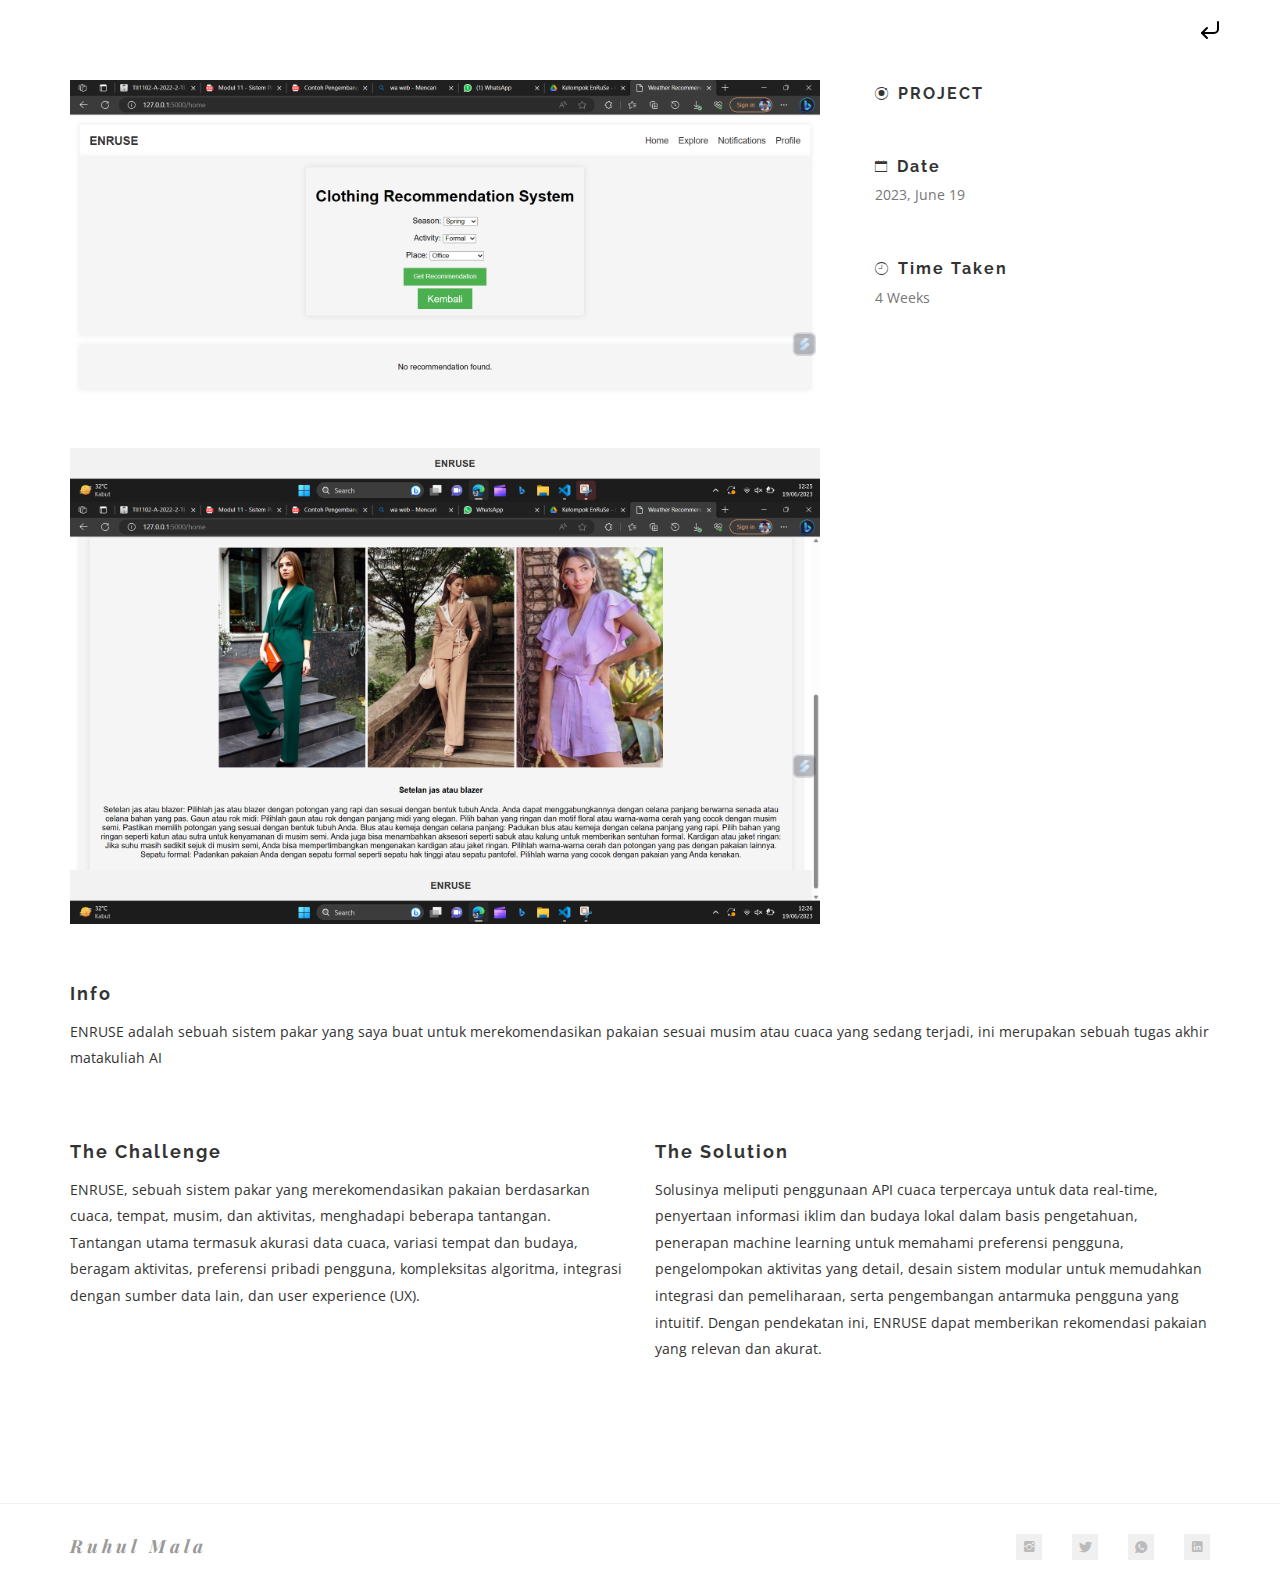
<file: work.html>
<!DOCTYPE html>
<html lang="en" class='no-js' >
	
	<head>
		
		
		<meta charset="utf-8">
		<meta http-equiv="X-UA-Compatible" content="IE=edge">
		<meta name="viewport" content="width=device-width, initial-scale=1">
		<!-- The above 3 meta tags *must* come first in the head; any other head content must come *after* these tags -->
	
		<title>Ruhul Mala- Personal Resume</title>
		
		<!--[if lt IE 9]>
		  <script src="//html5shim.googlecode.com/svn/trunk/html5.js"></script>
		<![endif]-->

		
		<link rel='stylesheet' type='text/css' href='bootstrap/css/bootstrap.min.css' >
		<link rel='stylesheet' type='text/css' href='css/ionicons.min.css' >
		<link rel='stylesheet' type='text/css' href='css/owl.carousel.css' >
		<link rel='stylesheet' type='text/css' href='css/owl.theme.css' >
		<link rel='stylesheet' type='text/css' href='css/owl.transitions.css' >
		<link rel='stylesheet' type='text/css' href='css/style.css' >
		<link rel='stylesheet' type='text/css' href='css/color-default.css' >
		
		
	</head>
	
	<body>
		
		
		<!--close button-->
		<a href='index.html' class='close-btn' >
			
			
				<img src="img/corner-down-left.svg" alt="Close" />
			
			
		</a>
		<!--/close button-->
		
		
		<!--preloader-->
		<div id='preloader' >
		
			<div class='loader' >
				<img src='img/load.gif' alt='symp' >
			</div>
			
		</div>
		<!--/preloader-->
		
		
		<div id='wrapper' >
			
			<section class='single-work' >
				
				<div class='container' >
					
					
					<div class='row' >
						
						<div class='col-md-8' >
							
							<img src='img/Screenshot 2023-06-19 122524.png' alt='symp' >
							<img src='img/Screenshot 2023-06-19 122659.png' alt='symp'>
						
						</div>
						
						
						<div class='col-md-4' >
							
							<ul class='work-info' >
								
								<li>
									
									<h4><i class='ion-ionic' ></i>PROJECT</h4>
									
									<p></p>
									
								</li>
								
								<li>
									
									<h4><i class='ion-ios-calendar-outline' ></i>Date</h4>
									
									<p>2023, June 19</p>
									
								</li>
								
								
								
								<li>
									
									<h4><i class='ion-ios-clock-outline' ></i>Time Taken</h4>
									
									<p>4 Weeks</p>
									
								</li>
								
								
								
								
								
								
							</ul>
							
						</div>
						
						
						
					</div>
					
					
					<div class='work-content' >
						
						<div class='block' >
							
							<h4>Info</h4>
							
							<p>
								ENRUSE adalah sebuah sistem pakar yang saya buat untuk merekomendasikan pakaian sesuai musim atau cuaca yang sedang terjadi, ini merupakan sebuah tugas akhir matakuliah AI  
							</p>
							
						</div>
						
						<div class='block row' >
							
							
							<div class='col-md-6' >
								
								<h4>The Challenge</h4>
								
								<p>
									ENRUSE, sebuah sistem pakar yang merekomendasikan pakaian berdasarkan cuaca, tempat, musim, dan aktivitas, menghadapi
									beberapa tantangan. Tantangan utama termasuk akurasi data cuaca, variasi tempat dan budaya, beragam aktivitas,
									preferensi pribadi pengguna, kompleksitas algoritma, integrasi dengan sumber data lain, dan user experience (UX).
								</p>
								
							</div>
							
							
							<div class='col-md-6' >
								
								<h4>The Solution</h4>
								
								<p>
									Solusinya meliputi penggunaan API cuaca terpercaya untuk data real-time, penyertaan informasi iklim dan budaya lokal
									dalam basis pengetahuan, penerapan machine learning untuk memahami preferensi pengguna, pengelompokan aktivitas yang
									detail, desain sistem modular untuk memudahkan integrasi dan pemeliharaan, serta pengembangan antarmuka pengguna yang
									intuitif. Dengan pendekatan ini, ENRUSE dapat memberikan rekomendasi pakaian yang relevan dan akurat.
								</p>
								
							</div>
							
							
							
							
						</div>
						
					</div>
					
					
				</div>
				
			</section>
			
			
			<div class='footer bg-lightgray section-block'>
			
				<div class='container'>
			
					<div class='row'>
			
						<div class='col-xs-6 text-left'>
							<h4>Ruhul Mala</h4>
						</div>
			
						<div class='col-xs-6 text-right'>
							<ul class='footer-social'>
								<li>
									<a href='https://www.instagram.com/rachel_m4la/'>
										<i class='ion-social-instagram'></i>
									</a>
								</li>
								<li>
									<a href='#'>
										<i class='ion-social-twitter'></i>
									</a>
								</li>
								<li>
									<a href='https://wa.me/qr/QVK23VDRK24MH1'>
										<i class='ion-social-whatsapp'></i>
									</a>
								</li>
								<li>
									<a href='https://www.linkedin.com/in/ruhul-mala-879b14280/'>
										<i class='ion-social-linkedin'></i>
									</a>
								</li>
							</ul>
						</div>
			
					</div>
			
			
				</div>
			
			</div>
			
			
			
		</div>
		
		<script src='js/jquery.min.js' ></script>
		<script src='js/jquery.stellar.min.js' ></script>
		<script src='js/modernizr.js' ></script>
		<script src='js/owl.carousel.min.js' ></script>
		<script src='js/jquery.shuffle.min.js' ></script>
		<script src='js/jquery.magnific-popup.min.js' ></script>
		<script src='js/validator.min.js' ></script>
		<script src='js/smoothscroll.js' ></script>
		<script src='js/script.js' ></script>
		
	</body>
	
</html>
</file>
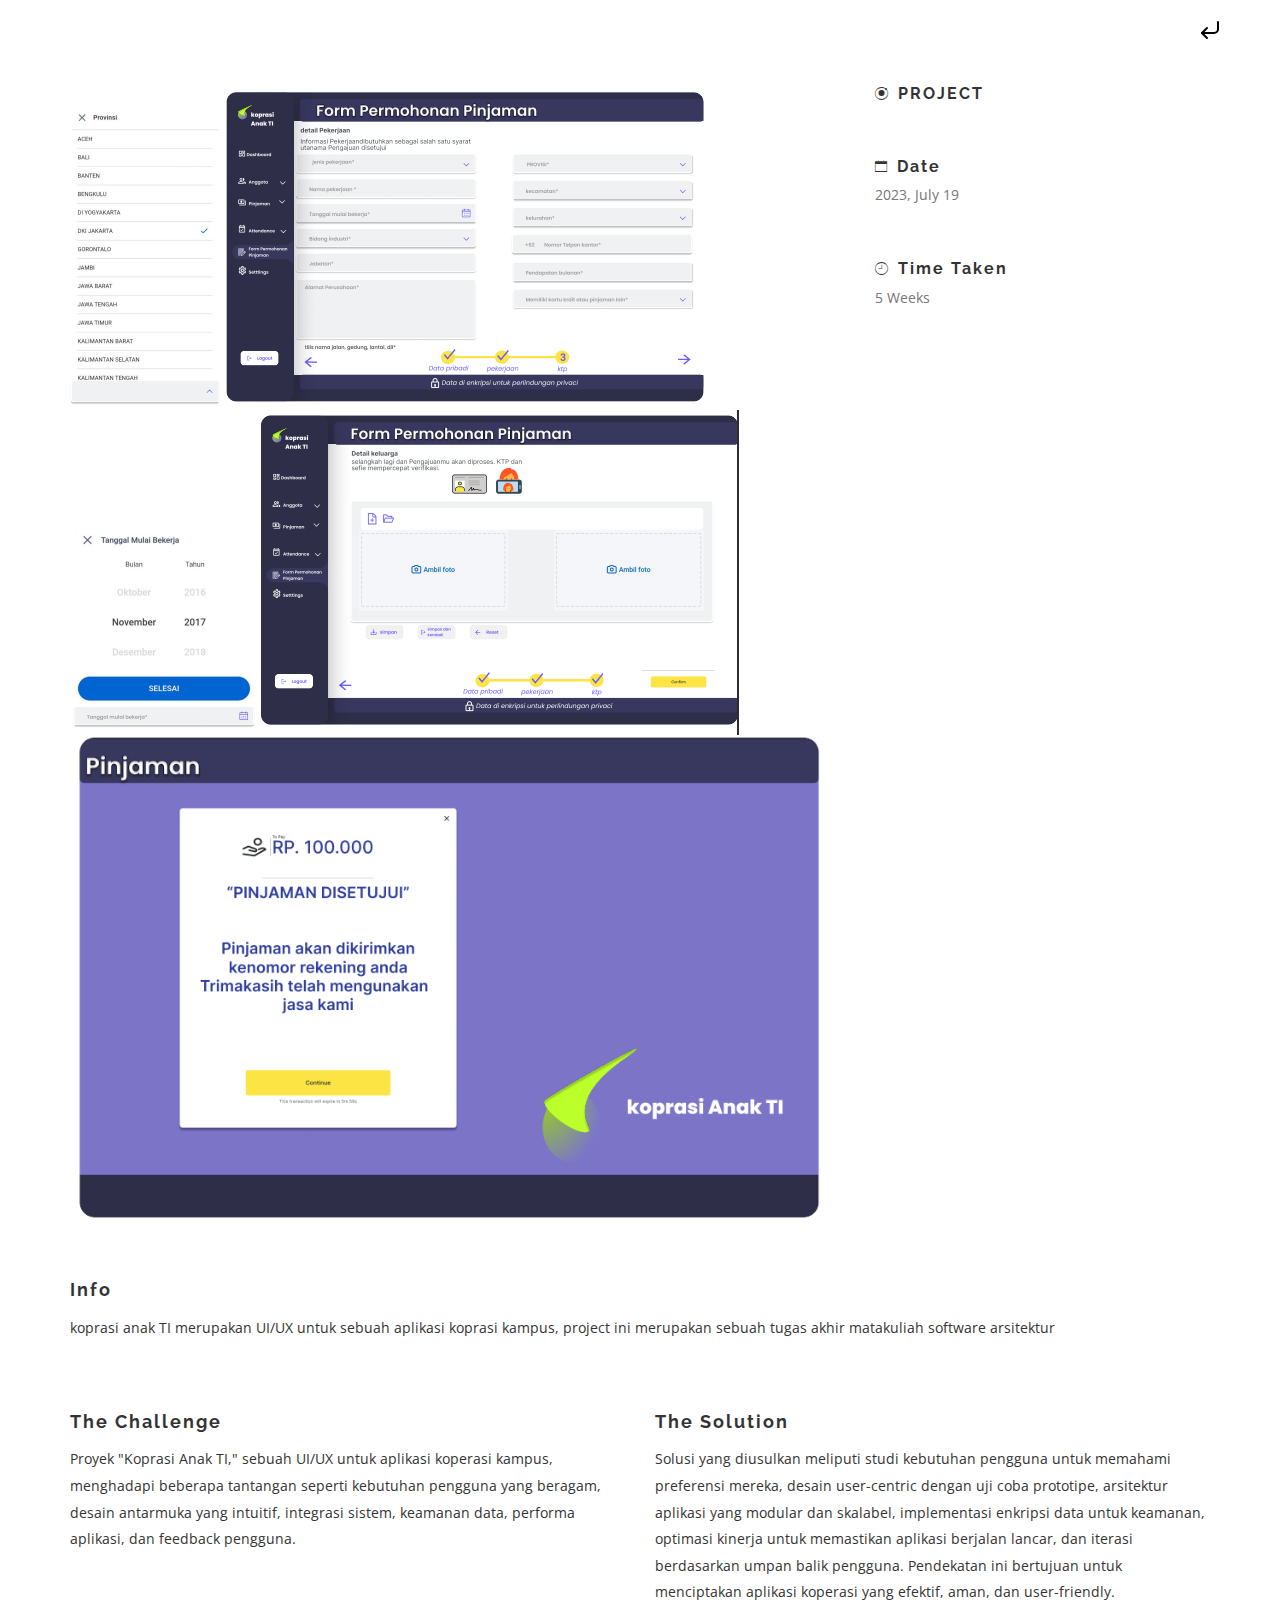
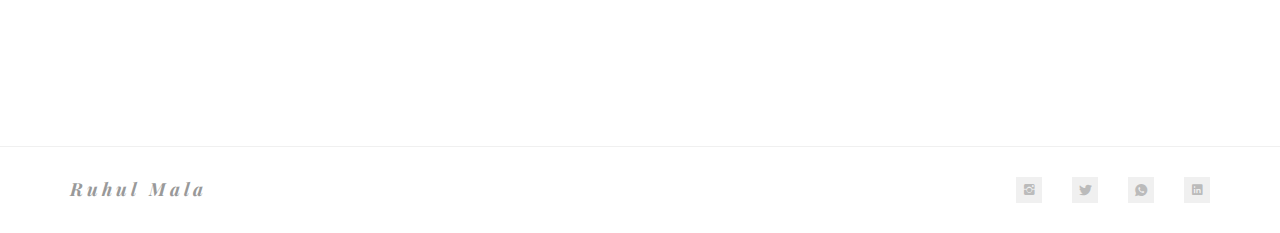
<file: work1.html>
<!DOCTYPE html>
<html lang="en" class='no-js'>

<head>


    <meta charset="utf-8">
    <meta http-equiv="X-UA-Compatible" content="IE=edge">
    <meta name="viewport" content="width=device-width, initial-scale=1">
    <!-- The above 3 meta tags *must* come first in the head; any other head content must come *after* these tags -->

    <title>Ruhul Mala - Personal Resume</title>

    <!--[if lt IE 9]>
		  <script src="//html5shim.googlecode.com/svn/trunk/html5.js"></script>
		<![endif]-->


    <link rel='stylesheet' type='text/css' href='bootstrap/css/bootstrap.min.css'>
    <link rel='stylesheet' type='text/css' href='css/ionicons.min.css'>
    <link rel='stylesheet' type='text/css' href='css/owl.carousel.css'>
    <link rel='stylesheet' type='text/css' href='css/owl.theme.css'>
    <link rel='stylesheet' type='text/css' href='css/owl.transitions.css'>
    <link rel='stylesheet' type='text/css' href='css/style.css'>
    <link rel='stylesheet' type='text/css' href='css/color-default.css'>


</head>

<body>


    <!--close button-->
    <a href='index.html' class='close-btn'>


        <img src="img/corner-down-left.svg" alt="Close" />


    </a>
    <!--/close button-->


    <!--preloader-->
    <div id='preloader'>

        <div class='loader'>
            <img src='img/load.gif' alt='symp'>
        </div>

    </div>
    <!--/preloader-->


    <div id='wrapper'>

        <section class='single-work'>

            <div class='container'>


                <div class='row'>

                    <div class='col-md-8'>

                        <img src='img/Screenshot 2023-07-19 195614.png' alt='symp'>
                        <img src='img/Screenshot 2023-07-19 195758.png' alt='symp'>
                        <img src='img/Screenshot 2023-07-19 194931.png' alt='symp'>


                    </div>


                    <div class='col-md-4'>

                        <ul class='work-info'>

                            <li>

                                <h4><i class='ion-ionic'></i>PROJECT</h4>

                                <p></p>

                            </li>

                            <li>

                                <h4><i class='ion-ios-calendar-outline'></i>Date</h4>

                                <p>2023, July 19</p>

                            </li>



                            <li>

                                <h4><i class='ion-ios-clock-outline'></i>Time Taken</h4>

                                <p>5 Weeks</p>

                            </li>






                        </ul>

                    </div>



                </div>


                <div class='work-content'>

                    <div class='block'>

                        <h4>Info</h4>

                        <p>
                            koprasi anak TI merupakan UI/UX untuk sebuah aplikasi koprasi kampus, project ini merupakan sebuah tugas akhir matakuliah software arsitektur
                        </p>

                    </div>

                    <div class='block row'>


                        <div class='col-md-6'>

                            <h4>The Challenge</h4>

                            <p>
                                Proyek "Koprasi Anak TI," sebuah UI/UX untuk aplikasi koperasi kampus, menghadapi beberapa tantangan seperti kebutuhan
                                pengguna yang beragam, desain antarmuka yang intuitif, integrasi sistem, keamanan data, performa aplikasi, dan feedback
                                pengguna.
                            </p>

                        </div>


                        <div class='col-md-6'>

                            <h4>The Solution</h4>

                            <p>
                                Solusi yang diusulkan meliputi studi kebutuhan pengguna untuk memahami preferensi mereka, desain user-centric dengan uji
                                coba prototipe, arsitektur aplikasi yang modular dan skalabel, implementasi enkripsi data untuk keamanan, optimasi
                                kinerja untuk memastikan aplikasi berjalan lancar, dan iterasi berdasarkan umpan balik pengguna. Pendekatan ini
                                bertujuan untuk menciptakan aplikasi koperasi yang efektif, aman, dan user-friendly.
                            </p>

                        </div>




                    </div>

                </div>


            </div>

        </section>


        <div class='footer bg-lightgray section-block'>

            <div class='container'>

                <div class='row'>

                    <div class='col-xs-6 text-left'>
                        <h4>Ruhul Mala</h4>
                    </div>

                    <div class='col-xs-6 text-right'>
                        <ul class='footer-social'>
                            <li>
                                <a href='https://www.instagram.com/rachel_m4la/'>
                                    <i class='ion-social-instagram'></i>
                                </a>
                            </li>
                            <li>
                                <a href='#'>
                                    <i class='ion-social-twitter'></i>
                                </a>
                            </li>
                            <li>
                                <a href='https://wa.me/qr/QVK23VDRK24MH1'>
                                    <i class='ion-social-whatsapp'></i>
                                </a>
                            </li>
                            <li>
                                <a href='https://www.linkedin.com/in/ruhul-mala-879b14280/'>
                                    <i class='ion-social-linkedin'></i>
                                </a>
                            </li>
                        </ul>
                    </div>

                </div>


            </div>

        </div>



    </div>

    <script src='js/jquery.min.js'></script>
    <script src='js/jquery.stellar.min.js'></script>
    <script src='js/modernizr.js'></script>
    <script src='js/owl.carousel.min.js'></script>
    <script src='js/jquery.shuffle.min.js'></script>
    <script src='js/jquery.magnific-popup.min.js'></script>
    <script src='js/validator.min.js'></script>
    <script src='js/smoothscroll.js'></script>
    <script src='js/script.js'></script>

</body>

</html>
</file>
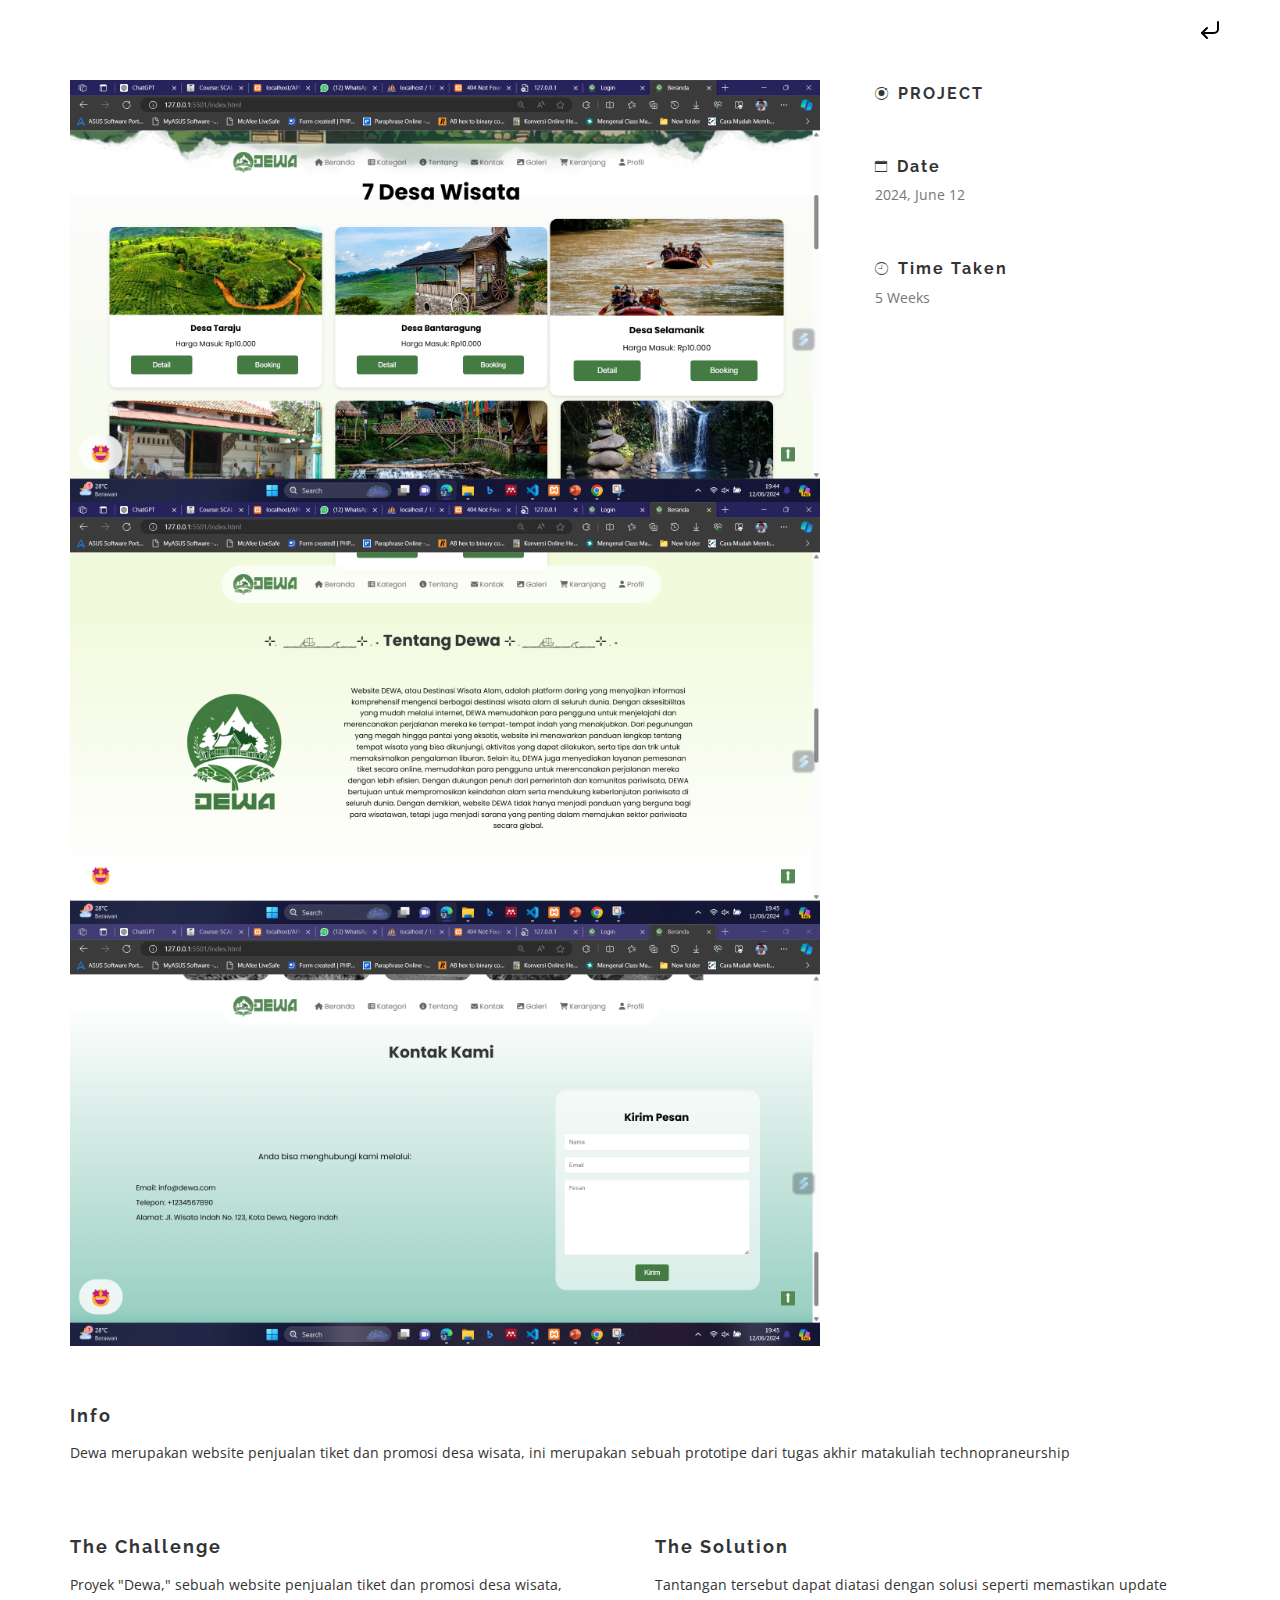
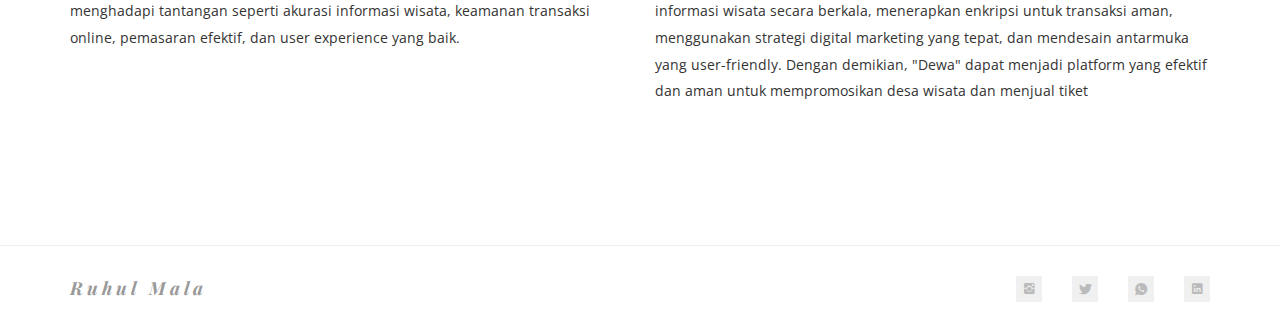
<file: work2.html>
<!DOCTYPE html>
<html lang="en"class='no-js'>

<head>


    <meta charset="utf-8">
    <meta http-equiv="X-UA-Compatible" content="IE=edge">
    <meta name="viewport" content="width=device-width, initial-scale=1">
    <!-- The above 3 meta tags *must* come first in the head; any other head content must come *after* these tags -->

    <title>Ruhul Mala - Personal Resume</title>

    <!--[if lt IE 9]>
		  <script src="//html5shim.googlecode.com/svn/trunk/html5.js"></script>
		<![endif]-->


    <link rel='stylesheet' type='text/css' href='bootstrap/css/bootstrap.min.css'>
    <link rel='stylesheet' type='text/css' href='css/ionicons.min.css'>
    <link rel='stylesheet' type='text/css' href='css/owl.carousel.css'>
    <link rel='stylesheet' type='text/css' href='css/owl.theme.css'>
    <link rel='stylesheet' type='text/css' href='css/owl.transitions.css'>
    <link rel='stylesheet' type='text/css' href='css/style.css'>
    <link rel='stylesheet' type='text/css' href='css/color-default.css'>


</head>

<body>


    <!--close button-->
    <a href='index.html' class='close-btn'>


        <img src="img/corner-down-left.svg" alt="Close" />


    </a>
    <!--/close button-->


    <!--preloader-->
    <div id='preloader'>

        <div class='loader'>
            <img src='img/load.gif' alt='symp'>
        </div>

    </div>
    <!--/preloader-->


    <div id='wrapper'>

        <section class='single-work'>

            <div class='container'>


                <div class='row'>

                    <div class='col-md-8'>

                        <img src='img/Screenshot 2024-06-12 194502.png' alt='symp'>
                        <img src='img/Screenshot 2024-06-12 194515.png' alt='symp'>
                        <img src='img/Screenshot 2024-06-12 194540.png' alt='symp'>

                    </div>


                    <div class='col-md-4'>

                        <ul class='work-info'>

                            <li>

                                <h4><i class='ion-ionic'></i>PROJECT</h4>

                                <p></p>

                            </li>

                            <li>

                                <h4><i class='ion-ios-calendar-outline'></i>Date</h4>

                                <p>2024, June 12</p>

                            </li>



                            <li>

                                <h4><i class='ion-ios-clock-outline'></i>Time Taken</h4>

                                <p>5 Weeks</p>

                            </li>






                        </ul>

                    </div>



                </div>


                <div class='work-content'>

                    <div class='block'>

                        <h4>Info</h4>

                        <p>
                            Dewa merupakan website penjualan tiket dan promosi desa wisata, ini merupakan sebuah prototipe dari tugas akhir matakuliah technopraneurship 
                        </p>

                    </div>

                    <div class='block row'>


                        <div class='col-md-6'>

                            <h4>The Challenge</h4>

                            <p>
                                Proyek "Dewa," sebuah website penjualan tiket dan promosi desa wisata, menghadapi tantangan seperti akurasi informasi
                                wisata, keamanan transaksi online, pemasaran efektif, dan user experience yang baik.
                            </p>

                        </div>


                        <div class='col-md-6'>

                            <h4>The Solution</h4>

                            <p>
                                Tantangan tersebut dapat diatasi dengan solusi seperti memastikan update informasi wisata secara berkala, menerapkan
                                enkripsi untuk transaksi aman, menggunakan strategi digital marketing yang tepat, dan mendesain antarmuka yang
                                user-friendly. Dengan demikian, "Dewa" dapat menjadi platform yang efektif dan aman untuk mempromosikan desa wisata dan
                                menjual tiket
                            </p>

                        </div>




                    </div>

                </div>


            </div>

        </section>


        <div class='footer bg-lightgray section-block'>

            <div class='container'>

                <div class='row'>

                    <div class='col-xs-6 text-left'>
                        <h4>Ruhul Mala</h4>
                    </div>

                    <div class='col-xs-6 text-right'>
                        <ul class='footer-social'>
                            <li>
                                <a href='https://www.instagram.com/rachel_m4la/'>
                                    <i class='ion-social-instagram'></i>
                                </a>
                            </li>
                            <li>
                                <a href='#'>
                                    <i class='ion-social-twitter'></i>
                                </a>
                            </li>
                            <li>
                                <a href='https://wa.me/qr/QVK23VDRK24MH1'>
                                    <i class='ion-social-whatsapp'></i>
                                </a>
                            </li>
                            <li>
                                <a href='https://www.linkedin.com/in/ruhul-mala-879b14280/'>
                                    <i class='ion-social-linkedin'></i>
                                </a>
                            </li>
                        </ul>
                    </div>

                </div>


            </div>

        </div>



    </div>

    <script src='js/jquery.min.js'></script>
    <script src='js/jquery.stellar.min.js'></script>
    <script src='js/modernizr.js'></script>
    <script src='js/owl.carousel.min.js'></script>
    <script src='js/jquery.shuffle.min.js'></script>
    <script src='js/jquery.magnific-popup.min.js'></script>
    <script src='js/validator.min.js'></script>
    <script src='js/smoothscroll.js'></script>
    <script src='js/script.js'></script>

</body>

</html>
</file>
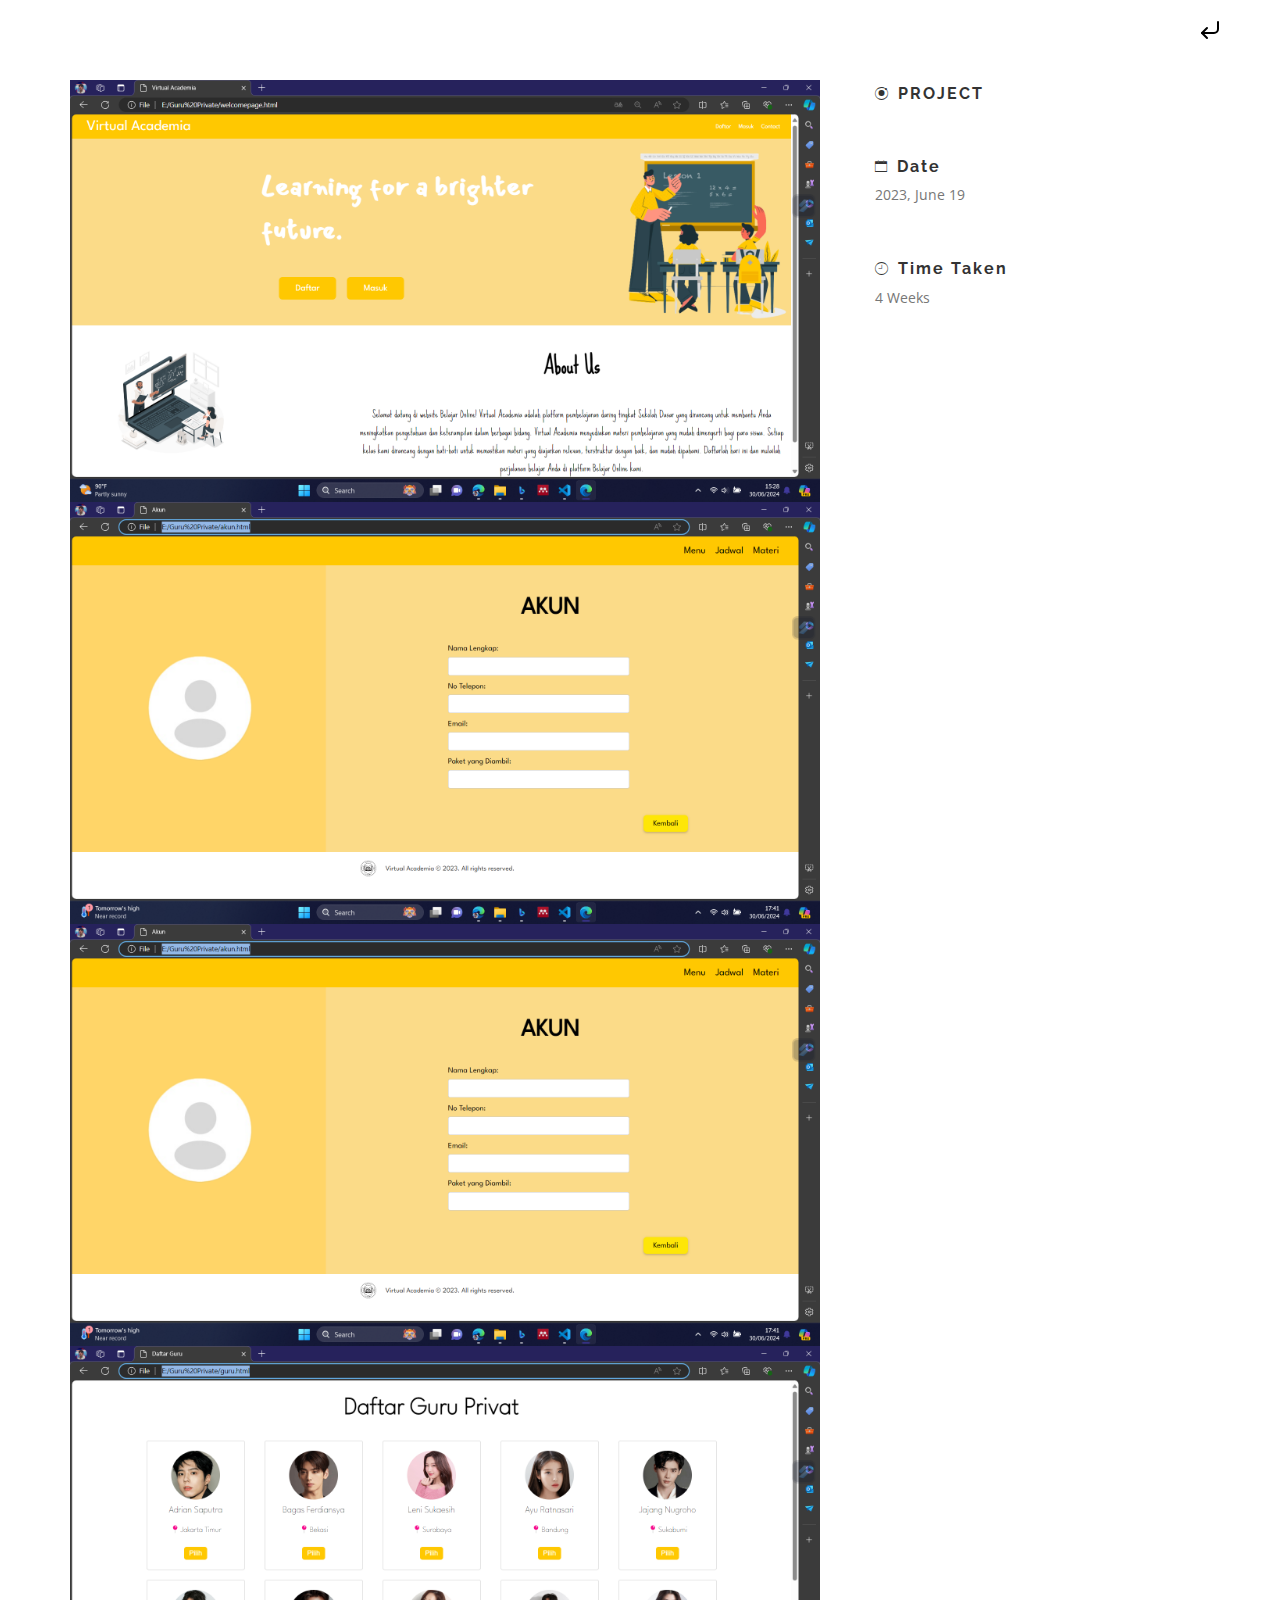
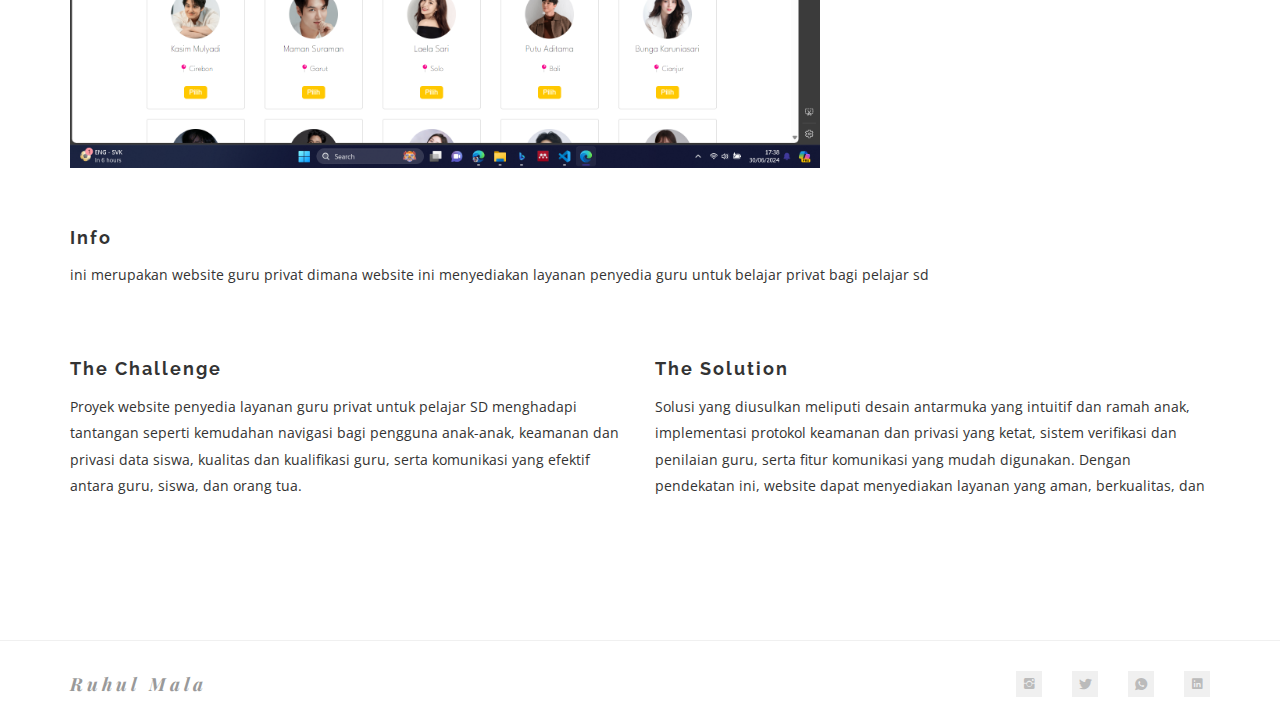
<file: work3.html>
<!DOCTYPE html>
<html lang="en"class='no-js'>

<head>


    <meta charset="utf-8">
    <meta http-equiv="X-UA-Compatible" content="IE=edge">
    <meta name="viewport" content="width=device-width, initial-scale=1">
    <!-- The above 3 meta tags *must* come first in the head; any other head content must come *after* these tags -->

    <title>Symp - Personal Resume/CV HTML Template</title>

    <!--[if lt IE 9]>
		  <script src="//html5shim.googlecode.com/svn/trunk/html5.js"></script>
		<![endif]-->


    <link rel='stylesheet' type='text/css' href='bootstrap/css/bootstrap.min.css'>
    <link rel='stylesheet' type='text/css' href='css/ionicons.min.css'>
    <link rel='stylesheet' type='text/css' href='css/owl.carousel.css'>
    <link rel='stylesheet' type='text/css' href='css/owl.theme.css'>
    <link rel='stylesheet' type='text/css' href='css/owl.transitions.css'>
    <link rel='stylesheet' type='text/css' href='css/style.css'>
    <link rel='stylesheet' type='text/css' href='css/color-default.css'>


</head>

<body>


    <!--close button-->
    <a href='index.html' class='close-btn'>


        <img src="img/corner-down-left.svg" alt="Close" />


    </a>
    <!--/close button-->


    <!--preloader-->
    <div id='preloader'>

        <div class='loader'>
            <img src='img/load.gif' alt='symp'>
        </div>

    </div>
    <!--/preloader-->


    <div id='wrapper'>

        <section class='single-work'>

            <div class='container'>


                <div class='row'>

                    <div class='col-md-8'>

                        <img src='img/image.png' alt='symp'>
                        <img src='img/Screenshot 2024-06-30 174107.png' alt='symp'>
                        <img src='img/Screenshot 2024-06-30 174107.png' alt='symp'>
                        <img src='img/Screenshot 2024-06-30 173840.png' alt='symp'>



                    </div>


                    <div class='col-md-4'>

                        <ul class='work-info'>

                            <li>

                                <h4><i class='ion-ionic'></i>PROJECT</h4>

                                <p></p>

                            </li>

                            <li>

                                <h4><i class='ion-ios-calendar-outline'></i>Date</h4>

                                <p>2023, June 19</p>

                            </li>



                            <li>

                                <h4><i class='ion-ios-clock-outline'></i>Time Taken</h4>

                                <p>4 Weeks</p>

                            </li>






                        </ul>

                    </div>



                </div>


                <div class='work-content'>

                    <div class='block'>

                        <h4>Info</h4>

                        <p>
                            ini merupakan website guru privat dimana website ini menyediakan layanan penyedia guru untuk belajar privat bagi pelajar sd
                        </p>

                    </div>

                    <div class='block row'>


                        <div class='col-md-6'>

                            <h4>The Challenge</h4>

                            <p>
                                Proyek website penyedia layanan guru privat untuk pelajar SD menghadapi tantangan seperti kemudahan navigasi bagi
                                pengguna anak-anak, keamanan dan privasi data siswa, kualitas dan kualifikasi guru, serta komunikasi yang efektif antara
                                guru, siswa, dan orang tua.
                            </p>

                        </div>


                        <div class='col-md-6'>

                            <h4>The Solution</h4>

                            <p>
                            Solusi yang diusulkan meliputi desain antarmuka yang intuitif dan ramah anak, implementasi protokol keamanan dan privasi
                            yang ketat, sistem verifikasi dan penilaian guru, serta fitur komunikasi yang mudah digunakan. Dengan pendekatan ini,
                            website dapat menyediakan layanan yang aman, berkualitas, dan
                            </p>

                        </div>




                    </div>

                </div>


            </div>

        </section>


        <div class='footer bg-lightgray section-block'>

            <div class='container'>

                <div class='row'>

                    <div class='col-xs-6 text-left'>
                        <h4>Ruhul Mala</h4>
                    </div>

                    <div class='col-xs-6 text-right'>
                        <ul class='footer-social'>
                            <li>
                                <a href='https://www.instagram.com/rachel_m4la/'>
                                    <i class='ion-social-instagram'></i>
                                </a>
                            </li>
                            <li>
                                <a href='#'>
                                    <i class='ion-social-twitter'></i>
                                </a>
                            </li>
                            <li>
                                <a href='https://wa.me/qr/QVK23VDRK24MH1'>
                                    <i class='ion-social-whatsapp'></i>
                                </a>
                            </li>
                            <li>
                                <a href='https://www.linkedin.com/in/ruhul-mala-879b14280/'>
                                    <i class='ion-social-linkedin'></i>
                                </a>
                            </li>
                        </ul>
                    </div>

                </div>


            </div>

        </div>



    </div>

    <script src='js/jquery.min.js'></script>
    <script src='js/jquery.stellar.min.js'></script>
    <script src='js/modernizr.js'></script>
    <script src='js/owl.carousel.min.js'></script>
    <script src='js/jquery.shuffle.min.js'></script>
    <script src='js/jquery.magnific-popup.min.js'></script>
    <script src='js/validator.min.js'></script>
    <script src='js/smoothscroll.js'></script>
    <script src='js/script.js'></script>

</body>

</html>
</file>
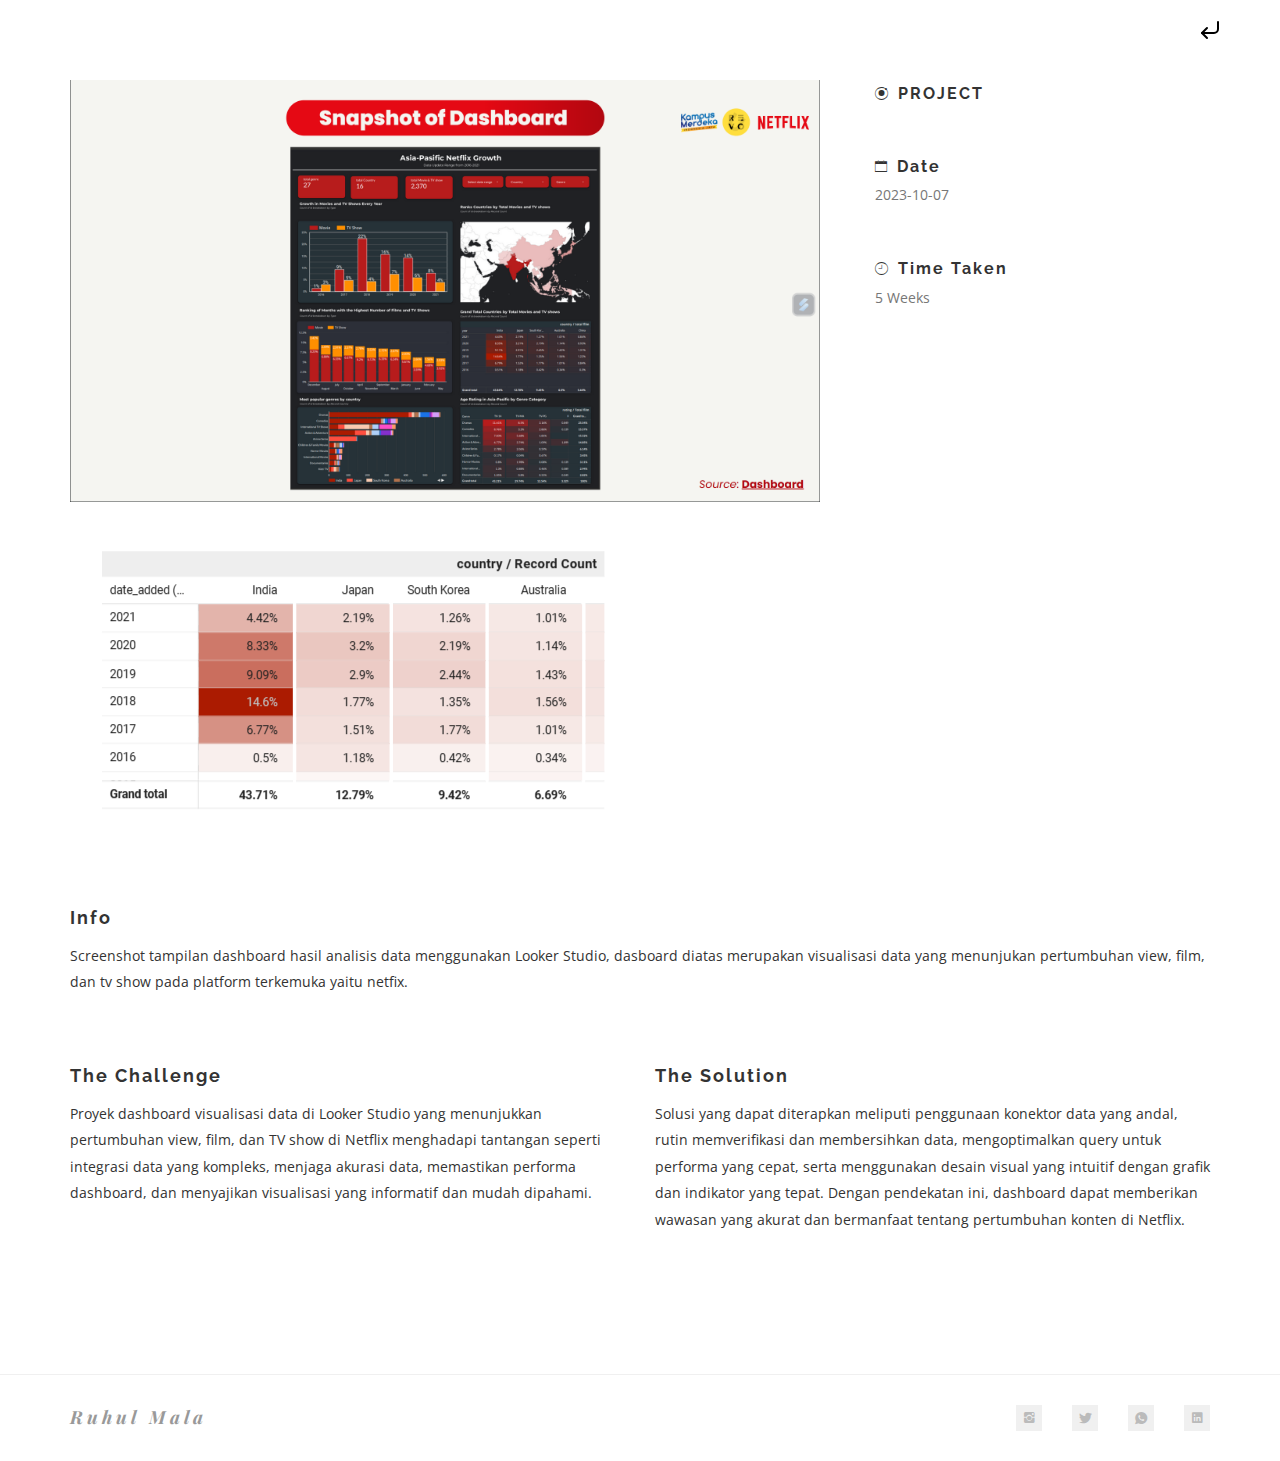
<file: work4.html>
<!DOCTYPE html>
<html lang="en"class='no-js'>

<head>


    <meta charset="utf-8">
    <meta http-equiv="X-UA-Compatible" content="IE=edge">
    <meta name="viewport" content="width=device-width, initial-scale=1">
    <!-- The above 3 meta tags *must* come first in the head; any other head content must come *after* these tags -->

        <title>Ruhul Mala- Personal Resume</title>

    <!--[if lt IE 9]>
		  <script src="//html5shim.googlecode.com/svn/trunk/html5.js"></script>
		<![endif]-->


    <link rel='stylesheet' type='text/css' href='bootstrap/css/bootstrap.min.css'>
    <link rel='stylesheet' type='text/css' href='css/ionicons.min.css'>
    <link rel='stylesheet' type='text/css' href='css/owl.carousel.css'>
    <link rel='stylesheet' type='text/css' href='css/owl.theme.css'>
    <link rel='stylesheet' type='text/css' href='css/owl.transitions.css'>
    <link rel='stylesheet' type='text/css' href='css/style.css'>
    <link rel='stylesheet' type='text/css' href='css/color-default.css'>


</head>

<body>


    <!--close button-->
    <a href='index.html' class='close-btn'>


        <img src="img/corner-down-left.svg" alt="Close" />


    </a>
    <!--/close button-->


    <!--preloader-->
    <div id='preloader'>

        <div class='loader'>
            <img src='img/load.gif' alt='symp'>
        </div>

    </div>
    <!--/preloader-->


    <div id='wrapper'>

        <section class='single-work'>

            <div class='container'>


                <div class='row'>

                    <div class='col-md-8'>

                        <img src='img/Screenshot 2024-06-30 150402.png' alt='symp'>
                        <img src='img/Screenshot 2023-10-07 115045.png' alt='symp'>

                    </div>


                    <div class='col-md-4'>

                        <ul class='work-info'>

                            <li>

                                <h4><i class='ion-ionic'></i>PROJECT</h4>

                                <p></p>

                            </li>

                            <li>

                                <h4><i class='ion-ios-calendar-outline'></i>Date</h4>

                                <p>2023-10-07</p>

                            </li>



                            <li>

                                <h4><i class='ion-ios-clock-outline'></i>Time Taken</h4>

                                <p>5 Weeks</p>

                            </li>






                        </ul>

                    </div>



                </div>


                <div class='work-content'>

                    <div class='block'>

                        <h4>Info</h4>

                        <p>
                            Screenshot tampilan dashboard hasil analisis data
                            menggunakan Looker Studio, dasboard diatas merupakan visualisasi data yang
                            menunjukan pertumbuhan view, film, dan tv show pada platform terkemuka yaitu
                            netfix.
                        </p>

                    </div>

                    <div class='block row'>


                        <div class='col-md-6'>

                            <h4>The Challenge</h4>

                            <p>
                                Proyek dashboard visualisasi data di Looker Studio yang menunjukkan pertumbuhan view, film, dan TV show di Netflix
                                menghadapi tantangan seperti integrasi data yang kompleks, menjaga akurasi data, memastikan performa dashboard, dan
                                menyajikan visualisasi yang informatif dan mudah dipahami.
                            </p>

                        </div>


                        <div class='col-md-6'>

                            <h4>The Solution</h4>

                            <p>
                                Solusi yang dapat diterapkan meliputi penggunaan konektor data yang andal, rutin memverifikasi dan membersihkan data,
                                mengoptimalkan query untuk performa yang cepat, serta menggunakan desain visual yang intuitif dengan grafik dan
                                indikator yang tepat. Dengan pendekatan ini, dashboard dapat memberikan wawasan yang akurat dan bermanfaat tentang
                                pertumbuhan konten di Netflix.
                            </p>

                        </div>




                    </div>

                </div>


            </div>

        </section>


        <div class='footer bg-lightgray section-block'>

            <div class='container'>

                <div class='row'>

                    <div class='col-xs-6 text-left'>
                        <h4>Ruhul Mala</h4>
                    </div>

                    <div class='col-xs-6 text-right'>
                        <ul class='footer-social'>
                            <li>
                                <a href='https://www.instagram.com/rachel_m4la/'>
                                    <i class='ion-social-instagram'></i>
                                </a>
                            </li>
                            <li>
                                <a href='#'>
                                    <i class='ion-social-twitter'></i>
                                </a>
                            </li>
                            <li>
                                <a href='https://wa.me/qr/QVK23VDRK24MH1'>
                                    <i class='ion-social-whatsapp'></i>
                                </a>
                            </li>
                            <li>
                                <a href='https://www.linkedin.com/in/ruhul-mala-879b14280/'>
                                    <i class='ion-social-linkedin'></i>
                                </a>
                            </li>
                        </ul>
                    </div>

                </div>


            </div>

        </div>



    </div>

    <script src='js/jquery.min.js'></script>
    <script src='js/jquery.stellar.min.js'></script>
    <script src='js/modernizr.js'></script>
    <script src='js/owl.carousel.min.js'></script>
    <script src='js/jquery.shuffle.min.js'></script>
    <script src='js/jquery.magnific-popup.min.js'></script>
    <script src='js/validator.min.js'></script>
    <script src='js/smoothscroll.js'></script>
    <script src='js/script.js'></script>

</body>

</html>
</file>
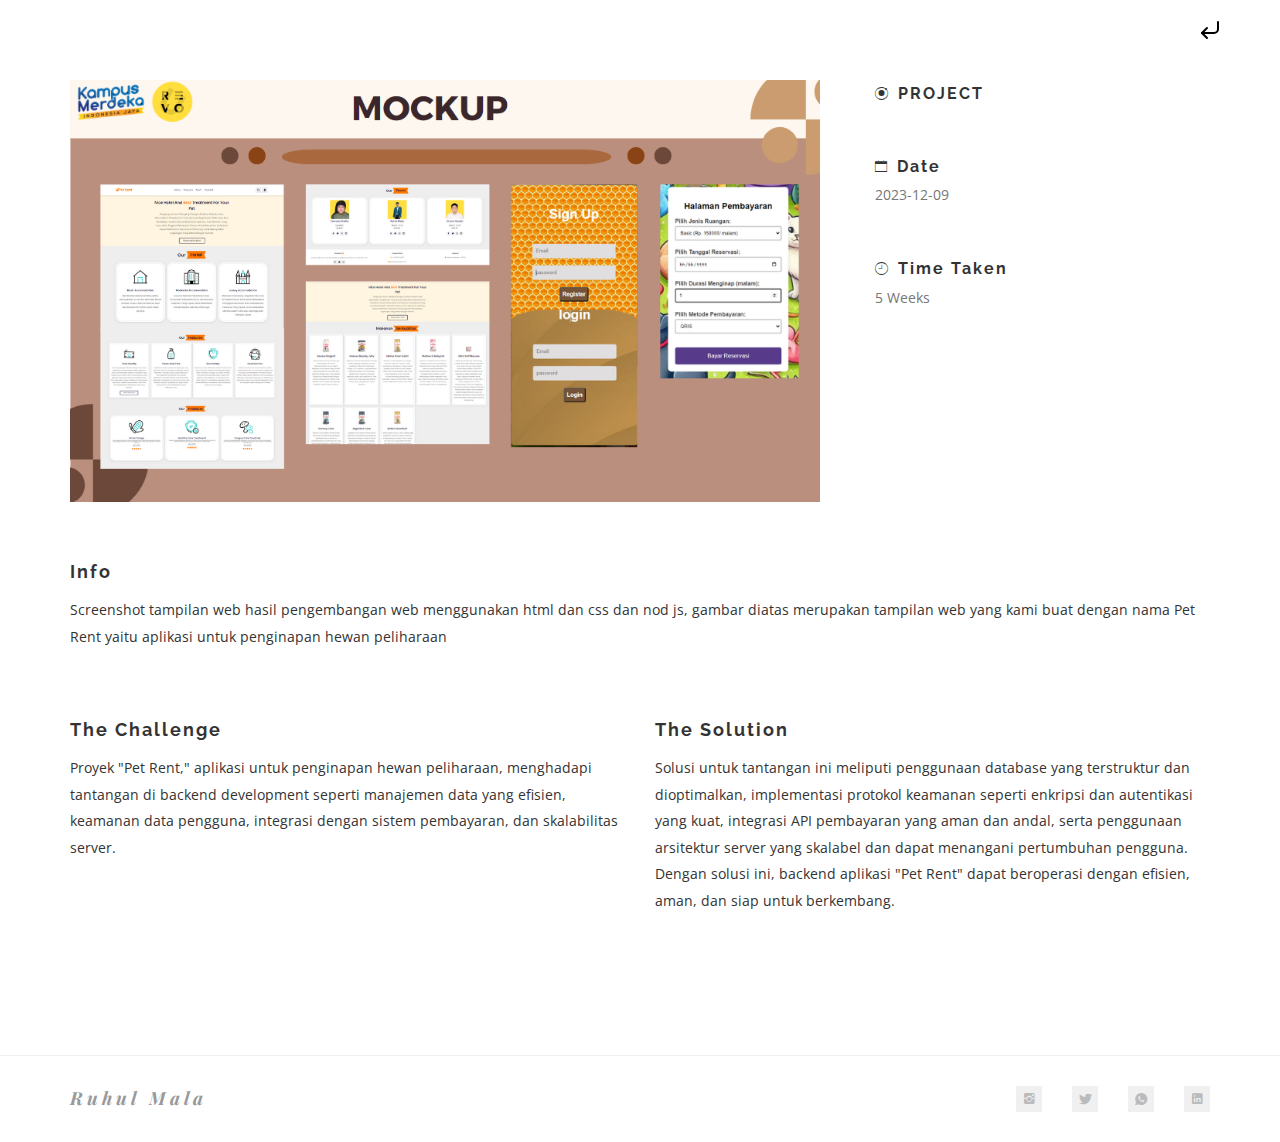
<file: work5.html>
<!DOCTYPE html>
<html lang="en"class='no-js'>

<head>


    <meta charset="utf-8">
    <meta http-equiv="X-UA-Compatible" content="IE=edge">
    <meta name="viewport" content="width=device-width, initial-scale=1">
    <!-- The above 3 meta tags *must* come first in the head; any other head content must come *after* these tags -->

    <title>Ruhul Mala- Personal Resume</title>

    <!--[if lt IE 9]>
		  <script src="//html5shim.googlecode.com/svn/trunk/html5.js"></script>
		<![endif]-->


    <link rel='stylesheet' type='text/css' href='bootstrap/css/bootstrap.min.css'>
    <link rel='stylesheet' type='text/css' href='css/ionicons.min.css'>
    <link rel='stylesheet' type='text/css' href='css/owl.carousel.css'>
    <link rel='stylesheet' type='text/css' href='css/owl.theme.css'>
    <link rel='stylesheet' type='text/css' href='css/owl.transitions.css'>
    <link rel='stylesheet' type='text/css' href='css/style.css'>
    <link rel='stylesheet' type='text/css' href='css/color-default.css'>


</head>

<body>


    <!--close button-->
    <a href='index.html' class='close-btn'>


        <img src="img/corner-down-left.svg" alt="Close" />


    </a>
    <!--/close button-->


    <!--preloader-->
    <div id='preloader'>

        <div class='loader'>
            <img src='img/load.gif' alt='symp'>
        </div>

    </div>
    <!--/preloader-->


    <div id='wrapper'>

        <section class='single-work'>

            <div class='container'>


                <div class='row'>

                    <div class='col-md-8'>

                        <img src='img/Screenshot 2023-12-19 233050.png' alt='symp'>
                       
                    </div>


                    <div class='col-md-4'>

                        <ul class='work-info'>

                            <li>

                                <h4><i class='ion-ionic'></i>PROJECT</h4>

                                <p></p>

                            </li>

                            <li>

                                <h4><i class='ion-ios-calendar-outline'></i>Date</h4>

                                <p>2023-12-09</p>

                            </li>



                            <li>

                                <h4><i class='ion-ios-clock-outline'></i>Time Taken</h4>

                                <p>5 Weeks</p>

                            </li>






                        </ul>

                    </div>



                </div>


                <div class='work-content'>

                    <div class='block'>

                        <h4>Info</h4>

                        <p>
                            Screenshot tampilan web hasil pengembangan web
                            menggunakan html dan css dan nod js, gambar diatas merupakan tampilan web
                            yang kami buat dengan nama Pet Rent yaitu aplikasi untuk penginapan hewan
                            peliharaan
                        </p>

                    </div>

                    <div class='block row'>


                        <div class='col-md-6'>

                            <h4>The Challenge</h4>

                            <p>
                                Proyek "Pet Rent," aplikasi untuk penginapan hewan peliharaan, menghadapi tantangan di backend development seperti
                                manajemen data yang efisien, keamanan data pengguna, integrasi dengan sistem pembayaran, dan skalabilitas server.
                            </p>

                        </div>


                        <div class='col-md-6'>

                            <h4>The Solution</h4>

                            <p>
                                Solusi untuk tantangan ini meliputi penggunaan database yang terstruktur dan dioptimalkan, implementasi protokol
                                keamanan seperti enkripsi dan autentikasi yang kuat, integrasi API pembayaran yang aman dan andal, serta penggunaan
                                arsitektur server yang skalabel dan dapat menangani pertumbuhan pengguna. Dengan solusi ini, backend aplikasi "Pet Rent"
                                dapat beroperasi dengan efisien, aman, dan siap untuk berkembang.

                            </p>

                        </div>




                    </div>

                </div>


            </div>

        </section>


        <div class='footer bg-lightgray section-block'>

            <div class='container'>

                <div class='row'>

                    <div class='col-xs-6 text-left'>
                        <h4>Ruhul Mala</h4>
                    </div>

                    <div class='col-xs-6 text-right'>
                        <ul class='footer-social'>
                            <li>
                                <a href='https://www.instagram.com/rachel_m4la/'>
                                    <i class='ion-social-instagram'></i>
                                </a>
                            </li>
                            <li>
                                <a href='#'>
                                    <i class='ion-social-twitter'></i>
                                </a>
                            </li>
                            <li>
                                <a href='https://wa.me/qr/QVK23VDRK24MH1'>
                                    <i class='ion-social-whatsapp'></i>
                                </a>
                            </li>
                            <li>
                                <a href='https://www.linkedin.com/in/ruhul-mala-879b14280/'>
                                    <i class='ion-social-linkedin'></i>
                                </a>
                            </li>
                        </ul>
                    </div>

                </div>


            </div>

        </div>



    </div>

    <script src='js/jquery.min.js'></script>
    <script src='js/jquery.stellar.min.js'></script>
    <script src='js/modernizr.js'></script>
    <script src='js/owl.carousel.min.js'></script>
    <script src='js/jquery.shuffle.min.js'></script>
    <script src='js/jquery.magnific-popup.min.js'></script>
    <script src='js/validator.min.js'></script>
    <script src='js/smoothscroll.js'></script>
    <script src='js/script.js'></script>

</body>

</html>
</file>
<file: css/style.css>
/*=======================================================================
	
	Item Name 		|		Symp - Responsive One Page VCard/Resume Template
	
	Author Name		|		Noman Ali Samejo
	
-------------------------------------------------------------------------
	CSS Structure
-------------------------------------------------------------------------
	
	01- General CSS
	02- Preloader
	03- Front Section
	04- About Section
	05- Resume Section
	06- Services Section
	07- Blog Section
	08- Portfolio Section
	09- Contact Section
	10- Work Page
	11- Single Post Page
	12- Responsive CSS
	
	*Colors are in separate files.
	
=======================================================================*/






/*Importing Google Fonts */
@import url(https://fonts.googleapis.com/css?family=Raleway:400,700,600,300|Playfair+Display:700italic,400italic|Crimson+Text:400italic,600italic|Open+Sans:400,700);

/*=======================================================================
	General CSS
=======================================================================*/
*{
	margin:0;
	
	outline:none;
	font-family: Open Sans, sans-serif;
}

h1, h2, h3, h4, h5, h6,
.h1, .h2, .h3, .h4, .h5, .h6{
	font-weight:bold;
	font-family: Raleway, sans-serif;
}
::-webkit-scrollbar{
	height:10px;
	width:10px;
	background:#FFF;
}
::-webkit-scrollbar-thumb{
	background:#BBB;
	border:solid 2px #FFF;
}
::-webkit-scrollbar-thumb:hover{
	background:#888;
}
::-moz-scrollbar{
	height:10px;
	width:10px;
	background:#FFF;
}
::-moz-scrollbar-thumb{
	background:#BBB;
	border:solid 2px #FFF;
}
::-moz-scrollbar-thumb:hover{
	background:#888;
}
img{
	max-width:100%;
}
.parallax{
	background-size:cover;
}
body.section-show{
	overflow:hidden;
}
body a.close-btn,
body.section-show .close-btn{
	opacity:1;
	z-index:100;
	-webkit-transition:opacity .4s 1.2s ease, background .3s ease;
	-moz-transition:opacity .4s 1.2s ease, background .3s ease;
	transition:opacity .4s 1.2s ease, background .3s ease;
	overflow:hidden;
}
.close-btn{
	position:fixed;
	height:64px;
	width:64px;
	cursor:pointer;
	display:block;
	top:18px;
	right:18px;
	opacity:0;
	z-index:-99;
}
.close-btn > span{
	height:3px;
	width:40px;
	background:#BBB;
	position:absolute;
	top:50%;
	left:50%;
	margin-left:-20px;
	margin-top:-1.5px;
}
.close-btn > span:before{
	content: ' ';
	position:absolute;
	top:0;
	width:0;
	height:inherit;
	background:#B7A389;
}
.close-btn > span:nth-of-type(1){
	-webkit-transform:rotate(0deg);
	-moz-transform:rotate(0deg);
	-ms-transform:rotate(0deg);
	-o-transform:rotate(0deg);
	transform:rotate(0deg);
}
.close-btn > span:nth-of-type(2){
	-webkit-transform:rotate(0deg);
	-moz-transform:rotate(0deg);
	-ms-transform:rotate(0deg);
	-o-transform:rotate(0deg);
	transform:rotate(0deg);
}
.close-btn > span:nth-of-type(1):before{
	left:0;
}
.close-btn > span:nth-of-type(2):before{
	right:0;
}
.close-btn:hover > span{
	background:transparent;
}
.close-btn:hover > span:before{
	-webkit-transition:all .3s ease;
	-moz-transition:all .3s ease;
	transition:all .3s ease;
	width:100%;
}
.close-btn:hover > span:nth-of-type(2):before{
	-webkit-transition-delay:.3s;	
	-moz-transition-delay:.3s;	
	transition-delay:.3s;	
}
.section-header h2{
	font-size:32px;
	letter-spacing:6px;
	color:#333;
	margin-top:0;
	margin-bottom:35px;
	font-weight:300;
}
.section-header p{
	margin-top:30px;
	line-height:1.7em;
	color:#8A8A8A;
	font-size:16px;
}
#wrapper{
	overflow-x:hidden;
}
.front-section{
	background:#FFF;
}
.section{
	position:fixed;
	left:0;
	right:0;
	top:0;
	bottom:0;
	border:solid 4px #BBB;
	padding-top:100px;
	z-index:-9;
	background:#FFF;
	overflow-y:auto;
	opacity:0;
	visibility:hidden;
	transition: all .3s ease;
}
body.section-show .section.active{
	-webkit-transition:opacity .4s 1.2s ease;
	-moz-transition:opacity .4s 1.2s ease;
	transition:opacity .4s 1.2s ease;
	z-index:99;
	opacity:1;
	visibility:visible;
}
.bg-lightgray{
	background:#F5F5F5;
}
.footer{
	padding:30px 0;
	background:#FFF;
	border-top:solid 1px #F0F0F0;
}
.footer h4{
	font-size:18px;
	letter-spacing:4px;
	margin:0;
	margin-top:3.5px;
	font-style:italic;
	font-family:'Playfair Display', serif;
	color:#999;
}
.footer-social{
	margin:0;
	padding:0;
	list-style:none;
	font-size:0;
}
.footer-social > li{
	display:inline-block;
	*display:inline;
	*zoom:1;
	margin-left:30px;
}
.footer-social > li > a{
	text-decoration:none;
	height:26px;
	width:26px;
	line-height:26px;
	vertical-align: middle;
	-webkit-transform:rotate(0deg);
	-moz-transform:rotate(0deg);
	-ms-transform:rotate(0deg);
	-o-transform:rotate(0deg);
	transform:rotate(0deg);
	-webkit-transition:all .3s ease-in-out;
	-moz-transition:all .3s ease-in-out;
	transition:all .3s ease-in-out;
	display:block;
	text-align:center;
	color:#BBB;
	background:#F0F0F0;
	font-size:0;
}
.footer-social > li > a > i{
	-webkit-transform:rotate(0deg);
	-moz-transform:rotate(0deg);
	-ms-transform:rotate(0deg);
	-o-transform:rotate(0deg);
	transform:rotate(0deg);
	display:inline-block;
	*display:inline;
	*zoom:1;
	line-height:inherit;
	width:inherit;
	height:inherit;
	vertical-align:middle;
}
.footer-social > li > a > i:before{
	font-size:14px;
	line-height:1em;
	vertical-align:middle;
}
.footer-social > li > a:hover{
	background:#B7A389;
	color:#FFF;
}
.section-block > .container,
.section-block{
	position:relative;
}
.section-block{
	overflow:hidden;
}

/*=======================================================================
	Preloader
=======================================================================*/
.js #preloader{
	position:fixed;
	top:0;
	left:0;
	right:0;
	bottom:0;
	background:#FFF;
	z-index:199;
	-webkit-transition:all .5s ease;
	-moz-transition:all .5s ease;
	transition:all .5s ease;
}
.js #preloader .loader{
	position:absolute;
	top:50%;
	left:50%;
	-webkit-transform:translate(-50%, -50%);	
	-moz-transform:translate(-50%, -50%);	
	-ms-transform:translate(-50%, -50%);	
	-o-transform:translate(-50%, -50%);	
	transform:translate(-50%, -50%);	
}
.js body.loaded #preloader{
	-webkit-transform:scale(.6) translateY(-100%);
	-moz-transform:scale(.6) translateY(-100%);
	-ms-transform:scale(.6) translateY(-100%);
	-o-transform:scale(.6) translateY(-100%);
	transform:scale(.6) translateY(-100%);
	opacity:0;
	visibility:hidden;
	z-index:-1;
}
.no-js #preloader{
	display:none;
}

.divider-draft{
	position:relative;
	height:2px;
	background:#333;
	width:40px;
	display:block;
	margin:15px 0;
}
.divider-draft:before,
.divider-draft:after{
	content: ' ';
	width:25px;
	height:1px;
	background:#333;
	position:absolute;
	left:0;
}
.divider-draft.center{
	margin:auto;
}
.divider-draft.center:before,
.divider-draft.center:after{
	right:0;
	margin:auto;
}
.divider-draft:before{
	top:-6px;
}
.divider-draft:after{
	bottom:-6px;
}

/*=======================================================================
	Front Section
=======================================================================*/
body.section-show .transition-mask{
	position:absolute;
	top:260px;
	height:500px;
	width:500px;
	left:0;
	right:0;
	margin:auto;
	z-index:22;
	transform:rotate(0deg);
	overflow:hidden;
	-webkit-animation: fill2 .8s .4s both ease;
	-moz-animation: fill2 .8s .4s both ease;
	animation: fill2 .8s .4s both ease;
	border-radius: 150px;
}
body .transition-mask:before{
	content: ' ';
	position:absolute;
	bottom:0;
	right:0;
	height:100%;
	width:100%;
	border-radius: 150px;
}
body.section-show .transition-mask:before{
	-webkit-animation: fill .4s both ease;
	-moz-animation: fill .4s both ease;
	animation: fill .4s both ease;
	background:#CCC;
	border-radius: 150px;
}

@-webkit-keyframes fill2{
	0%{
		transform:rotate(0deg);
	}
	100%{
		z-index:50;
		transform:rotate(0deg);
		height:100%;
		width:100%;
		top:0;
		bottom:auto;
	}
}
@keyframes fill2{
	0%{
		-webkit-transform:rotate(0deg);
		-moz-transform:rotate(0deg);
		-ms-transform:rotate(0deg);
		-o-transform:rotate(0deg);
		transform:rotate(0deg);
	}
	100%{
		z-index:50;
		-webkit-transform:rotate(0deg);
		-moz-transform:rotate(0deg);
		-ms-transform:rotate(0deg);
		-o-transform:rotate(0deg);
		transform:rotate(0deg);
		height:100%;
		width:100%;
		top:0;
		bottom:auto;
	}
}



@-webkit-keyframes fill{
	0%{
		width:0%;
	}
	100%{
		width:100%;
	}
}

@keyframes fill{
	0%{
		width:0%;
	}
	100%{
		width:100%;
	}
}



.front-section{
	padding-top:60px;
	padding-bottom:200px;
	position:relative;
}
.front-heading{
	text-align:center;
	margin-top:60px;
}
.front-heading > h2{
	font-size:55px;
	font-weight:lighter;
	letter-spacing:15px;
	position:relative;
	position:relative;
	line-height:1em;
	display:inline-block;
	*display:inline;
	*zoom:1;
	z-index:10;
	color:#999;
	font-family: 'Playfair Display', serif;
	font-style:italic;
}

.front-person-img{
	width:500px;
	height:500px;
	overflow:hidden;
	background:#F0F0F0;
	position:relative;
	z-index:15;
	-webkit-transition:height .5s .3s ease, transform .5s .8s ease;
	-moz-transition:height .5s .3s ease, transform .5s .8s ease;
	transition:height .5s .3s ease, transform .5s .8s ease;
	margin:200px auto;
	margin-bottom:0;
	-webkit-transform:rotate(0deg);
	-moz-transform:rotate(0deg);
	-ms-transform:rotate(0deg);
	-o-transform:rotate(0deg);
	transform:rotate(0deg);
	border-radius:150px;
}
.front-person-img > img{
	max-width:100%;
	vertical-align:bottom;
	-webkit-transform:rotate(0deg) translateY(40px);
	-moz-transform:rotate(0deg) translateY(40px);
	-ms-transform:rotate(0deg) translateY(40px);
	-o-transform:rotate(0deg) translateY(40px);
	transform:rotate(0deg) translateY(40px);
	border-radius: 150px;
}

.front-person-titles {
	position: relative;
	z-index: 10;
	height: 500px;
	width: 500px;
	margin: auto;
	margin-top: -500px;
	-webkit-transform: rotate(0deg);
	-moz-transform: rotate(0deg);
	-ms-transform: rotate(0deg);
	-o-transform: rotate(0deg);
	transform: rotate(0deg);
	border-radius: 150px;
	/* Ditambahkan border-radius */
}

.front-person-titles>span {
	position: absolute;
	z-index: 5;
	display: block;
	width: 100%;
	font-family: Hind, sans-serif;
	color: #CCC;
	text-align: center;
	font-size: 24px;
	letter-spacing: 25px;
	line-height: 1em;
	text-transform: lowercase;
	border-radius: 150px;
}

.front-person-titles>.t1 {
	left: -5px;
	bottom: 0;
	-webkit-transform: rotate(-90deg) translateY(-100%);
	-moz-transform: rotate(-90deg) translateY(-100%);
	-ms-transform: rotate(-90deg) translateY(-100%);
	-o-transform: rotate(-90deg) translateY(-100%);
	transform: rotate(-90deg) translateY(-100%);
	-webkit-transform-origin: 0% 0%;
	-moz-transform-origin: 0% 0%;
	-ms-transform-origin: 0% 0%;
	-o-transform-origin: 0% 0%;
	transform-origin: 0% 0%;
	border-radius: 150px;
}

.front-person-titles>.t2 {
	top: -5px;
	left: 0;
	-webkit-transform: translateY(-100%);
	-moz-transform: translateY(-100%);
	-ms-transform: translateY(-100%);
	-o-transform: translateY(-100%);
	transform: translateY(-100%);
	border-radius: 150px;
}

.front-person-titles>.t3 {
	left: -5px;
	bottom: -5px;
	-webkit-transform: translateY(100%) rotate(0deg);
	-moz-transform: translateY(100%) rotate(0deg);
	-ms-transform: translateY(100%) rotate(0deg);
	-o-transform: translateY(100%) rotate(0deg);
	transform: translateY(100%) rotate(0deg);
	border-radius: 150px;
}

.front-person-links {
	margin: auto;
	width: 500px;
	height: 500px;
	margin-top: -500px;
	z-index: 25;
	-webkit-transform: rotate(0deg);
	-moz-transform: rotate(0deg);
	-ms-transform: rotate(0deg);
	-o-transform: rotate(0deg);
	transform: rotate(0deg);
	position: relative;
	border-radius: 150px;
	/* Ditambahkan border-radius */
}

.front-person-links>ul>li {
	display: block;
	border-radius: 150px;
	/* Ditambahkan border-radius */
}

.front-person-links>ul {
	font-size: 0;
	z-index: 99;
	position: absolute;
	text-align: left;
	white-space: nowrap;
	left: 100%;
	top: 50%;
	-webkit-transform: translateY(-50%);
	-moz-transform: translateY(-50%);
	-ms-transform: translateY(-50%);
	-o-transform: translateY(-50%);
	transform: translateY(-50%);
	margin: 0;
	padding: 0;
	list-style: none;
	margin-left: 15px;
	border-radius: 150px;
	/* Ditambahkan border-radius */
}

.front-person-links>ul>li>a {
	font-weight: bold;
	display: block;
	font-size: 14px;
	padding: 25px 0;
	cursor: pointer;
	-webkit-transition: all .3s ease;
	-moz-transition: all .3s ease;
	transition: all .3s ease;
	position: relative;
	color: #999;
	text-align: left;
	text-transform: uppercase;
	letter-spacing: 3px;
	text-decoration: none;
	line-height: 1em;
	border-radius: 150px;
	/* Ditambahkan border-radius */
}

.front-person-links>ul>li>a:before,
.front-person-links>ul>li>a:after {
	content: ' ';
	height: 6px;
	width: 15px;
	background: #CCC;
	display: inline-block;
	*display: inline;
	*zoom: 1;
	vertical-align: middle;
	margin-right: 15px;
	font-size: 0;
	-webkit-transition: all .3s ease;
	-moz-transition: all .3s ease;
	transition: all .3s ease;
	display: none;
	border-radius: 150px;
	/* Ditambahkan border-radius */
}

.front-person-links>ul>li>a:after {
	margin-left: 15px;
	margin-right: 0;
	display: none;
	border-radius: 150px;
	/* Ditambahkan border-radius */
}

.front-person-links>ul>li>a:hover {
	color: #B7A389;
	border-radius: 150px;
	/* Ditambahkan border-radius */
}

.front-person-links>ul>li>a:hover:after,
.front-person-links>ul>li>a:hover:before {
	width: 25px;
	background: #999;
	border-radius: 150px;
	/* Ditambahkan border-radius */
}


/*=======================================================================
	About Section
=======================================================================*/
.about-section{
	padding-top:0;
}
.about-icons{
	padding-top:110px;
	padding-bottom:0px;
}
.basic-info{
	padding-top:100px;
	padding-bottom:100px;
	position:relative;
	border-bottom:solid 1px #F0F0F0;
}
.basic-info .section-header{
	margin-bottom:80px;
}
.about-info > p{
	line-height:1.8em;
	margin-top:-.4em;
}
.about-person-img{
	text-align:center;
}
.about-person-img > img{
	max-width:100%;
	border-radius: 16px;
}
.info-list{
	list-style:none;
	padding:0;
	margin:0;
	position:relative;
	z-index:10;
	margin-top:20px;
	margin-bottom:60px;
}
.info-list:before,
.info-list:after{
	content:' ';
	display:table;
}
.info-list:after{
	clear:both;
}
.info-list > li{
	margin-bottom:20px;
	float:left;
	width:25%;
}
.info-list > li > .inner{
	padding:15px 0;
}
.info-list > li > *{
	line-height:1em;
	margin:0;
}
.info-list > li > .inner > h4{
	font-size:13px;
	letter-spacing:4px;
	margin-right:16px;
	margin-bottom:8px;
	display:block;
	color:#333;
}
.info-list > li > .inner > p{
	font-size:16px;
	color:#777;
	display:block;
}
.funfacts-block{
	padding-top:60px;
	padding-bottom:20px;
	background-image:url(../img/bg-funfacts.jpg);
	background-size:cover;
	background-attachment:fixed;
}
.funfact{
	position:relative;
	text-align:center;
	margin-bottom:40px;
}
.funfact:after{
	content: ' ';
	position:absolute;
	height:16px;
	width:16px;
	right:-10px;
	top:50%;
	margin-top:-10px;
	border:solid 1px #FFF;
	-webkit-transform:rotate(0deg);
	-moz-transform:rotate(0deg);
	-ms-transform:rotate(0deg);
	-o-transform:rotate(0deg);
	transform:rotate(0deg);
	opacity:.4;
	filter:Alpha(opacity=40);
}
.funfact:last-of-type:after{
	display:none;
}
@media (max-width: 992px){
	.funfact:nth-of-type(2):after{
		display:none;
	}	
}
@media (max-width: 768px){
	.funfact:after{
		display:none;
	}	
}

.funfact > .content > h4{
	margin:0;
	color:#FFF;
	font-size:55px;
	margin-bottom:5px;
}
.funfact > .content > p{
	color:#FFF;
	letter-spacing:2px;
	margin-bottom:0;
	font-size:13px;
	opacity:.8;
}
.testimonials-block{
	padding:100px 0;
}
.testimonials-block .section-header{
	margin-bottom:0px;
}
.testimonials-slider{
	position:relative;
}
.testimonial{
	text-align:center;
}
.testimonial > p{
	font-size:22px;
	line-height:1.6em;
	color:#777;
	font-family:crimson text, serif;
	font-weight:lighter;
	font-style:italic;
}
.testimonial > .author{
	margin-top:0px;
}
.testimonial > .author > h4{
	margin:0;
	text-transform:uppercase;
	letter-spacing:2px;
	font-size:14px;
}
.testimonial > .author > p{
	color:#777;
}
.testimonials-slider .owl-controls{
	margin-top:27px;
}
.testimonials-slider .owl-controls > .owl-pagination > .owl-page > span{
	height:16px;
	width:16px;
	border-radius:0;
	border:solid 1px #B7A389;
	-webkit-transform:rotate(0deg);
	-moz-transform:rotate(0deg);
	-ms-transform:rotate(0deg);
	-o-transform:rotate(0deg);
	transform:rotate(0deg);
	margin:11px;
	background:transparent;
	opacity:.6;
	-webkit-transition:all .3s ease;
	-moz-transition:all .3s ease;
	transition:all .3s ease;
}
.testimonials-slider .owl-controls > .owl-pagination > .owl-page.active > span,
.testimonials-slider .owl-controls > .owl-pagination > .owl-page:hover > span{
	background:#B7A389;
	opacity:.8;
}
.testimonials-slider .owl-controls > .owl-pagination > .owl-page.active > span{
	opacity:1;
}
/*=======================================================================
	Resume Section
=======================================================================*/
.timeline-block{
	padding-bottom:100px;
}
.timeline-block .timeline{
	padding-bottom:90px;
	margin-top:100px;
}
.timeline{
	position:relative;
	list-style:none;
	margin:0;
}
.timeline:before{
	content: ' ';
	position:absolute;
	top:0;
	left:50%;
	margin-left:-1px;
	height:100%;
	width:2px;
	background:#BBB;
	border-radius: 0 0 5px 5px;
}
.timeline > li:before,
.timeline > li:after{
	content: ' ';
	display:table;
}
.timeline > li:after{
	clear:both;
}
.timeline > li > .timeline-desc{
	float:right;
}
.timeline > li > .timeline-desc > h4{
	font-size:14px;
	letter-spacing:2px;
	margin-top:0;
}
.timeline > li > .timeline-content{
	float:left;
	text-align:right;
	position:relative;
}
.timeline > li.inverse > .timeline-content{
	float:right;
	text-align:left;
}
.timeline > li.inverse > .timeline-desc{
	float:left;
	text-align:right;
}
.timeline > li{
	margin:70px 0;
	position:relative;
}
.timeline > li:not(.timeline-header):before{
	content: ' ';
	position:absolute;
	top:0;
	left:50%;
	height:11px;
	width:11px;
	-webkit-transform:translateX(-50%) rotate(0deg);
	-moz-transform:translateX(-50%) rotate(0deg);
	-ms-transform:translateX(-50%) rotate(0deg);
	-o-transform:translateX(-50%) rotate(0deg);
	transform:translateX(-50%) rotate(0deg);
	background:#B7A389;
}
.timeline > li > div{
	width:50%;
	padding:0 35px;
}
.timeline > li > .timeline-content > h4{
	margin-top:0;
	margin-bottom:7px;
	letter-spacing:2px;
	font-size:20px;
}
.timeline > li > .timeline-content > span{
	display:block;
	margin-bottom:15px;
	color:#BBB;
}
.timeline > li > .timeline-content > p{
	margin:0;
	line-height:1.7em;
	color:#777;
}
.timeline > li.timeline-header{
	background:#FFF;
	position:relative;
	z-index:10;
	text-align:center;
	margin-bottom:100px;
	margin-top:100px;
}
.timeline > li.timeline-header > h4{
	font-weight:bold;
	text-transform:uppercase;
	font-size:16px;
	display:inline-block;
	*display:inline;
	*zoom:1;
	position:relative;
	margin:0;
	letter-spacing:4px;
}
.timeline > li.timeline-header:first-of-type{
	margin-top:0;
}
.timeline > li.timeline-header > h4:before,
.timeline > li.timeline-header > h4:after{
	content: ' ';
	display:block;
	height:2px;
	background:#BBB;
	margin:0 -5px;
	margin-top:8px;
}
.timeline > li.timeline-header > h4:before{
	margin-top:0;
	margin-bottom:8px;
}
@media (max-width:992px){
	.timeline > li:before,
	.timeline:before{
		display:none;
	}
	.timeline > li > .timeline-desc{
		opacity:.5;
		text-align:right;
		float:left;
	}
	.timeline > li.inverse > .timeline-desc{
		text-align:left;
		float:right;
	}
	.timeline > li > div{
		width:85%;
		float:none;
		display:block;
		margin-left:auto;
		margin-right:auto;
	}
	.timeline > li > .timeline-content{
		text-align:right;
	}
}
.hobbies-block{
	padding-top:100px;
	padding-bottom:30px;
}
.hobbies-block .section-header{
	margin-bottom:100px;
}
.hobby{
	position:relative;
	text-align:center;
	margin-bottom:70px;
	-webkit-transition:all .3s ease-in-out;
	-moz-transition:all .3s ease-in-out;
	transition:all .3s ease-in-out;
}
.hobby > .icon{
	font-size:0;
	background:#B7A389;
	color:#FFF;
	-webkit-transform:rotate(0deg);
	-moz-transform:rotate(0deg);
	-ms-transform:rotate(0deg);
	-o-transform:rotate(0deg);
	transform:rotate(0deg);
	width:80px;
	height:80px;
	line-height:80px;
	margin:auto;
	margin-bottom:40px;
	-webkit-transition:all .3s ease-in-out;
	-moz-transition:all .3s ease-in-out;
	transition:all .3s ease-in-out;
	position:relative;
	top:0;
}
.hobby:hover > .icon{
	top:-15px;
}
.hobby > .icon > i{
	display:block;
	height:inherit;
	width:inherit;
	line-height:inherit;
	text-align:center;
	-webkit-transform:rotate(0deg);
	-moz-transform:rotate(0deg);
	-ms-transform:rotate(0deg);
	-o-transform:rotate(0deg);
	transform:rotate(0deg);
}
.hobby > .icon > i:before{
	vertical-align:middle;
	font-size:0px;
	line-height:1em;
}
.hobby > h4{
	font-size:18px;
	letter-spacing:2px;
	margin-top:0;
	margin-top:2px;
}
.skills-block{
	padding:100px 0;
	padding-bottom:40px;
}
.skills-block .section-header{
	margin-bottom:80px;
}
.skill{
	position:relative;
	margin-bottom:60px;
}
.skill > h4{
	font-size:14px;
	margin-top:0;
	margin-bottom:5px;
	letter-spacing:2px;
	color:#B7A389;
}
.skill > .skill-bar{
	height:10px;
	background:#F0F0F0;
}
.skill > .skill-bar > .bar{
	background:#888;
	height:100%;
	width:0;
	position:relative;
}
.skill > .skill-bar > .bar > .percent{
	position:absolute;
	padding:4px 7px;
	background:#888;
	color:#FFF;
	bottom:100%;
	right:0;
	font-size:11px;
	margin-bottom:10px;
}
.skill > .skill-bar > .bar > .percent:after{
	content: ' ';
	position:absolute;
	border-bottom:solid 7px transparent;
	border-right:solid 7px #888;
	bottom:-7px;
	right:0;
}

/*=======================================================================
	Services Section
=======================================================================*/
.services-section .main-title{
	margin-bottom:80px;
}
.services-block{
	padding-top:50px;
	padding-bottom:0;
	border-bottom:solid 1px #F0F0F0;
}
.service{
	position:relative;
	text-align:center;
	margin-bottom:120px;
}
.service > .icon{
	-webkit-transform:rotate(0deg);
	-moz-transform:rotate(0deg);
	-ms-transform:rotate(0deg);
	-o-transform:rotate(0deg);
	transform:rotate(0deg);
	height:90px;
	width:90px;
	line-height:90px;
	vertical-align:middle;
	text-align:center;
	margin:auto;
	-webkit-transition:all .3s ease-in-out;
	-moz-transition:all .3s ease-in-out;
	transition:all .3s ease-in-out;
	font-size:0;
	background:#B7A389;
	color:#FFF;
	position:relative;
	top:0;
}
.service:hover > .icon{
	top:-15px;
}
.service > .icon > i:before{
	line-height:1em;
	vertical-align:middle;
	font-size:0px;
}
.service > .icon > i{
	display:inline-block;
	line-height:inherit;
	height:inherit;
	width:inherit;
	-webkit-transform:rotate(0deg);
	-moz-transform:rotate(0deg);
	-ms-transform:rotate(0deg);
	-o-transform:rotate(0deg);
	transform:rotate(0deg);
}
.service > .content > h4{
	font-size:20px;
	margin-top:50px;
	margin-bottom:8px;
	letter-spacing:2px;
}
.service > .content > p{
	line-height:1.6em;
	color:#777;
}
.pricing-block{
	padding:120px 0;
}
.pricing-block .section-header{
	margin-bottom:90px;
}
.pricing-table{
	max-width:300px;
	margin:auto;
	background:#F4F4F4;
	padding:35px 0;
	-webkit-transition:all .3s ease;
	-moz-transition:all .3s ease;
	transition:all .3s ease;
}
.pricing-table > .header > h4{
	font-size:18px;
	text-transform:uppercase;
	margin:0;
}
.pricing-table > .header > .price{
	margin-bottom:30px;
	margin-top:30px;
}
.pricing-table > .header > .price > span{
	display:inline-block;
	*display:inline;
	*zoom:1;
	line-height:1em;
}
.pricing-table > .header > .price > .currency{
	vertical-align:top;
	margin-top:12px;
}
.pricing-table > .header > .price > .amount{
	font-weight:bold;
	font-size:80px;
}
.pricing-table > .header > .price > .period{
	text-transform:uppercase;
	letter-spacing:2px;
	font-size:12px;
}
.pricing-table > .table-items{
	list-style:none;
	padding:0;
	margin:0;
	margin-top:25px;
	margin-bottom:30px;
}
.pricing-table > .table-items > li{
	padding:10px 0;
}

.pricing-table > .table-btn{
	padding:11px 22px;
	background:#333;
	color:#FFF;
	text-decoration:none;
	display:inline-block;
	*display:inline;
	*zoom:1;
	-webkit-transition:all .3s ease;
	-moz-transition:all .3s ease;
	transition:all .3s ease;
}
.pricing-table > .table-btn:hover{
	background:#B7A389;
}
.process-block{
	padding:100px 0;
}
.process-block .section-header{
	margin-bottom:80px;
}
.process{
	position:relative;
}
.process > .number{
	font-size:16px;
	font-weight:bold;
	display:inline-block;
	*display:inline;
	*zoom:1;
	line-height:1em;
	margin-bottom:15px;
	position:relative;
	-webkit-transform:rotate(0deg);
	-moz-transform:rotate(0deg);
	-ms-transform:rotate(0deg);
	-o-transform:rotate(0deg);
	transform:rotate(0deg);
	border:solid 1px #B7A389;
	-webkit-transition:all .3s ease-in-out;
	-moz-transition:all .3s ease-in-out;
	transition:all .3s ease-in-out;
	color:#B7A389;
}
.process:hover > .number{
	color:#FFF;
	background:#B7A389;
}
.process > .number > span{
	transform:rotate(0deg);
	display:block;
	height:28px;
	width:28px;
	line-height:28px;
	text-align:center;
	position:relative;
}
.process > .number > span:before{
	content: ' ';
	border-top:solid 8px transparent;
	border-bottom:solid 8px transparent;
	border-left:solid 8px #B7A389;
	position:absolute;
	top:50%;
	margin-top:-8px;
	right:-43px;
}
.process.last > .number > span:before{
	border:solid 4px #B7A389;
	margin-top:-4px;
}
.process > .number > span:after{
	content: ' ';
	position:absolute;
	height:2px;
	background:#B7A389;
	width:30px;
	right:-35px;
	top:50%;
	margin-top:-1px;
}
.process > .content > h4{
	font-size:20px;
	letter-spacing:2px;
	margin-bottom:15px;
}
.process > .content > p{
	line-height:1.7em;
	color:#777;
}
/*=======================================================================
	Blog Section
=======================================================================*/
.posts-block{
	padding:90px 0;
}
.posts-block .section-header{
	margin-bottom:60px;
}
.post{
	position:relative;
	margin-bottom:60px;
}
.post > .media > img{
	max-width:100%;
}
.post > .content{
	margin-top:25px;
}
.post > .content > h4{
	font-size:24px;
	margin-top:0;
	margin-bottom:8px;
}
.post > .content > h4 > a{
	color:inherit;
	text-decoration:none;
	-webkit-transition:all .3s ease;
	-moz-transition:all .3s ease;
	transition:all .3s ease;
}
.post > .content > h4 > a:hover{
	color:#B7A389;
}
.post > .content > p{
	line-height:1.8em;
	color:#777;
	margin-bottom:22px;
}
.post .post-icons{
	position:relative;
	margin:0;
	padding:0;
	font-size:0;
	margin-bottom:22px;
}
.post .post-icons > li{
	display:inline-block;
	*display:inline;
	*zoom:1;
	font-size:14px;
	color:#777;
	padding-right:20px;
}
.post .post-icons > li > i{
	margin-right:5px;
}
.post .read-more{
	color:#333;
	text-decoration:none;
	display:inline-block;
	*display:inline;
	*zoom:1;
}
.post .read-more:hover{
	color:#B7A389;
}
.post .read-more > i{
	vertical-align:middle;
	font-size:1.5em;
	margin-left:8px;
	position:relative;
}
.post-more{
	text-align:center;
	margin-bottom:50px;
}
.post-more .more-link,
body .symp-btn{
	display:inline-block;
	*display:inline;
	*zoom:1;
	padding:12px 22px;
	background:#333;
	color:#FFF;
	-webkit-transition:all .3s ease;
	-moz-transition:all .3s ease;
	transition:all .3s ease;
	border:none;
	text-decoration:none !important;
}
.post-more .more-link:hover,
.symp-btn:hover{
	background:#B7A389;
	color:#FFF;
}
.symp-btn.link-btn{
	background:transparent;
	color:#999;
}
.symp-btn.link-btn > i{
	margin-right:8px;
}
.symp-btn.link-btn:hover{
	color:#333;
	background:transparent;
}
.sidebar{
	position:relative;
}

@media(min-width: 992px){
	.sidebar{
		padding-left:40px;
	}
}
.search-box{
	position:relative;
}
.search-box > .search-input{
	display:block;
	width:100%;
	border:none;
	padding:0 9px;
	height:40px;
	line-height:40px;
	padding-right:47px;
	background:#F0F0F0;
	border:solid 1px #F0F0F0;
	-webkit-transition:all .3s ease;
	-moz-transition:all .3s ease;
	transition:all .3s ease;
}
.search-box > .search-input:focus{
	background:#FFF;
}
.search-box > .search-btn{
	position:absolute;
	top:0;
	right:0;
	height:40px;
	width:40px;
	line-height:40px;
	background:#E0E0E0;
	vertical-align:middle;
	text-align:center;
	font-size:20px;
	color:#333;
	text-decoration:none;
	
}
.search-box > .search-btn:hover{
	background:#D0D0D0;
}
.widget-header{
	position:relative;
	margin-top:60px;
	margin-bottom:15px;
}
.widget-header > h4{
	letter-spacing:2px;
}
.widget-header > h4 > i{
	margin-right:8px;
}
.sidebar-list{
	padding:0;
	margin:0;
	list-style:none;
}
.sidebar-list > li > a{
	padding:7px 0;
	color:#777;
	text-decoration:none;
	display:block;
	line-height:1.6em;
}
.sidebar-list > li > a:hover{
	color:#B7A389;
}
.sidebar-list.list-inline{
	font-size:0;
}
.sidebar-list.list-inline > li{
	font-size:14px;
}

/*=======================================================================
	Portfolio Section
=======================================================================*/
.portfolio-block{
	padding-bottom:100px;
}
.portfolio-block .section-header{
	margin-bottom:0px;
}
.portfolio-items > .item{
	width:33.333%;
	position:relative;
}
@media(max-width:992px){
	.portfolio-items > .item{
		width:50%;
	}
}
@media(max-width:768px){
	.portfolio-items > .item{
		width:100%;
	}
}
.portfolio-items > .item > .inner > img{
	width:100%;
}
.portfolio-items > .item > .inner{
	position:relative;
}
.portfolio-items > .item > .inner > .caption{
	position:absolute;
	top:0;
	left:0;
	right:0;
	bottom:0;
	background:#333;
	background:rgba(51,51,51,.8);
	color:#FFF;
	text-align:center;
	z-index:10;
	opacity:0;
	visibility:hidden;
	-webkit-transition:all .3s ease;
	-moz-transition:all .3s ease;
	transition:all .3s ease;
}
.portfolio-items > .item > .inner:hover > .caption{
	opacity:1;
	visibility:visible;
}

.portfolio-items > .item > .inner > .caption > .caption-inner{
	position:absolute;
	top:50%;
	left:50%;
	-webkit-transform:translate(-50%, -50%);
	-moz-transform:translate(-50%, -50%);
	-ms-transform:translate(-50%, -50%);
	-o-transform:translate(-50%, -50%);
	transform:translate(-50%, -50%);
	width:75%;
}
.portfolio-items > .item > .inner > .caption > .caption-inner > h4{
	font-size:22px;
	margin:0;
	margin-bottom:30px;
	opacity:0;
	visibility:hidden;
	-webkit-transform:translateY(15px);
	-moz-transform:translateY(15px);
	-ms-transform:translateY(15px);
	-o-transform:translateY(15px);
	transform:translateY(15px);
	-webkit-transition:all .3s .1s ease;
	-moz-transition:all .3s .1s ease;
	transition:all .3s .1s ease;
}
.portfolio-items > .item > .inner:hover > .caption > .caption-inner > h4{
	-webkit-transform:translateY(0);
	-moz-transform:translateY(0);
	-ms-transform:translateY(0);
	-o-transform:translateY(0);
	transform:translateY(0);
	opacity:1;
	visibility:visible;
}
.portfolio-items > .item > .inner > .caption > .caption-inner > .links{
	list-style:none;
	color:#FFF;
}
.portfolio-items > .item > .inner > .caption > .caption-inner > .links > li{
	display:inline-block;
	*display:inline;
	*zoom:1;
	margin:0 11px;
	opacity:0;
	visibility:hidden;
	-webkit-transform:translateY(15px);
	-moz-transform:translateY(15px);
	-ms-transform:translateY(15px);
	-o-transform:translateY(15px);
	transform:translateY(15px);
	-webkit-transition:all .3s .2s ease;
	-moz-transition:all .3s .2s ease;
	transition:all .3s .2s ease;
}
.portfolio-items > .item > .inner > .caption > .caption-inner > .links > li:nth-of-type(2){
	-webkit-transition-delay: .3s;
	-moz-transition-delay: .3s;
	transition-delay: .3s;
}
.portfolio-items > .item > .inner:hover > .caption > .caption-inner > .links > li{
	-webkit-transform:translateY(0);
	-moz-transform:translateY(0);
	-ms-transform:translateY(0);
	-o-transform:translateY(0);
	transform:translateY(0);
	opacity:1;
	visibility:visible;
}
.portfolio-items > .item > .inner > .caption > .caption-inner > .links > li > a{
	display:block;
	height:30px;
	width:30px;
	line-height:30px;
	font-size:0;
	border:solid 1px #FFF;
	color:#FFF;
	-webkit-transform:rotate(0deg);
	-moz-transform:rotate(0deg);
	-ms-transform:rotate(0deg);
	-o-transform:rotate(0deg);
	transform:rotate(0deg);
}
.portfolio-items > .item > .inner > .caption > .caption-inner > .links > li > a > i{
	display:block;
	height:inherit;
	width:inherit;
	line-height:inherit;
	vertical-align:middle;
	-webkit-transform:rotate(0deg);
	-moz-transform:rotate(0deg);
	-ms-transform:rotate(0deg);
	-o-transform:rotate(0deg);
	transform:rotate(0deg);
}
.portfolio-items > .item > .inner > .caption > .caption-inner > .links > li > a > i:before{
	font-size:16px;
	vertical-align:middle;
	line-height:1em;
}
.portfolio-items > .item > .inner > .caption > .caption-inner > .links > li > a:hover{
	background:#FFF;
	background:rgba(255,255,255,.9);
	color:#333;
}
#portfolio-filters{
	text-align:center;
	margin-bottom:0px;
}
#portfolio-filters > ul{
	margin:0;
	padding:0;
	list-style:none;
	font-size:0;
}
#portfolio-filters > ul > li{
	display:inline-block;
	*display:inline;
	*zoom:1;
	font-size:14px;
	padding:0 26px;
	position:relative;
}
#portfolio-filters > ul > li:last-of-type:after{
	display:none;
}
#portfolio-filters > ul > li:after{
	content: ' ';
	position:absolute;
	right:-9px;
	top:50%;
	margin-top:-3px;
	height:6px;
	width:6px;
	border:solid 1px #E5E5E5;
	transform:rotate(0deg);
}
#portfolio-filters > ul > li > a{
	display:block;
	color:#999;
	text-decoration:none;
}
#portfolio-filters > ul > li > a:hover,
#portfolio-filters > ul > li > a.active{
	color:#333;
}
#portfolio-filters > ul > li > a.active{
	text-decoration:line-through;
}
/*=======================================================================
	Contact Section
=======================================================================*/
.contact-block{
	padding-bottom: 100px;
}
.contact-section .section-header{
	margin-bottom:60px;
}
.form-control{
	padding:10px;
	height:auto;
	border:solid 1px #BBB;
	-webkit-box-shadow:none;
	-moz-box-shadow:none;
	box-shadow:none;
	border-radius:0;
	vertical-align:middle;
}
.form-control:focus{
	border-color:#B7A389;
	-webkit-box-shadow:none;
	-moz-box-shadow:none;
	box-shadow:none;	
}
.contact-form .form-group{
	margin-bottom:25px;
}
.contact-form .alert{
	border-radius:0;
}

/*=======================================================================
	Work Page
=======================================================================*/
.single-work{
	padding-top:80px;
	padding-bottom:130px;
}
.work-info{
	list-style:none;
	margin:0;
	margin-top:50px;
}
@media(min-width:992px){
	.work-info{
		padding-left:25px;
		margin-top:0;
	}
}
.work-info > li{
	margin-bottom:55px;
	margin-top:5px;
	padding:0;
}
.work-info > li > h4 > i{
	margin-right:8px;
}
.work-info > li > h4{
	font-size:16px;
	letter-spacing:2px;
	margin:0;
	margin-bottom:10px;
	font-weight:bold;
}
.work-info > li > p{
	color:#777;
}

.work-content > .block{
	margin-top:60px;
}
.work-content > .block h4{
	font-size:18px;
	margin-bottom:15px;
	letter-spacing:2px;
}
.work-content > .block p{
	line-height:1.9em;
}


/*=======================================================================
	Single Post Page
=======================================================================*/
.blog-page .post > .content > .post-icons{
	margin-bottom:30px;
}
.blog-page .post > .content > h4{
	font-size:28px;
	margin-bottom:10px;
}
.blog-page .post > .content > p{
	line-height:2em;
	text-align:justify;
}





/*=======================================================================
	Responsive CSS
=======================================================================*/
@media (max-width:992px){
	.about-person-img{
		margin-bottom:40px;
		text-align:center;
	}
	.info-list > li{
		width:50%;
	}
	.front-section{
		padding-bottom:110px;
	}
	.front-heading > h2{
		font-size:50px;
	}
	.front-person-img{
		height:360px;
		width:360px;
		
	}
	.front-person-img > img{
		
		-webkit-transform:rotate(0deg) translateY(0px);
		-moz-transform:rotate(0deg) translateY(0px);
		-ms-transform:rotate(0deg) translateY(0px);
		-o-transform:rotate(0deg) translateY(0px);
		transform:rotate(0deg) translateY(0px);
	}
	.front-person-links{
		-webkit-transform:rotate(0deg);
		-moz-transform:rotate(0deg);
		-ms-transform:rotate(0deg);
		-o-transform:rotate(0deg);
		transform:rotate(0deg);
		margin-top:110px;
		text-align:center;
		position:relative;
		margin-bottom:0;
		width:auto;
		height:auto;
		border-radius: 150px;
	}
	.front-person-links > ul{
		top:0;
		left:auto;
		position:relative;
		display:inline-block;
		*display:inline;
		*zoom:1;
		-webkit-transform:none;
		-moz-transform:none;
		-ms-transform:none;
		-o-transform:none;
		transform:none;
		border-radius: 150px;
	}
	.front-person-links > ul > li{
		margin-bottom:1px;
		display:block;
		border-radius: 150px;
	}
	.front-person-links > ul > li > a:before,
	.front-person-links > ul > li > a:after{
		position:absolute;
		left:0;
		height:2px;
		top:50%;
		margin-top:-1px;
		display:block;
		-webkit-box-shadow:none;
		-moz-box-shadow:none;
		box-shadow:none;
		opacity:.5;
		display:none;
		border-radius: 150px;
	}
	.front-person-links > ul > li > a:after{
		left:auto;
		right:0;
		border-radius: 150px;
	}
	.front-person-links > ul > li > a:hover:before{
		width:15px;
		border-radius: 150px;
	}
	.front-person-links > ul > li > a{
		text-align:center;
		padding:22px 48px;
		display:block;
		font-size:22px;
		letter-spacing:2px;
		text-transform:none;
		border-radius: 150px;
	}
	.front-person-titles{
		margin-top:125px;
		transform:none;
		text-align:center;
		width:80%;
		height:auto;
		opacity:1;
	}
	.front-person-titles > span{
		position:relative;
		transform:none !important;
		display:block;
		margin:25px 0;
		letter-spacing:10px;
		font-size:16px;
		text-transform:uppercase;
		top:auto !important;
		left:auto !important;
		bottom:auto !important;
	}
	
	.front-heading{
		margin-top:80px;
	}
}
@media (max-width:768px){
	
	.front-person-links{
		margin-top:65px;
	}
	
	}
	.front-person-img > img{
		border-radius: 16px;
		-webkit-transform:rotate(0deg) translateY(0px);
		-moz-transform:rotate(0deg) translateY(0px);
		-ms-transform:rotate(0deg) translateY(0px);
		-o-transform:rotate(0deg) translateY(0px);
		transform:rotate(0deg) translateY(0px);
		position:center;
		bottom:0;
		left:-40px;
		box-shadow: 0 1rem 2rem hsl(0 0% 0% / 20%);
		
			background: hsl(0 0% 100%);
			color: hsl(200 50% 20%);
	}

.front-person-img{
	box-shadow: 0 1rem 2rem hsl(0 0% 0% / 20%);

	background: hsl(0 0% 100%);
	color: hsl(200 50% 20%);
	line-height: 1.5;
	font-size: 1.5rem;
	font-weight: 300;
	display: flex;
	place-items: center;
	text-align: center;
	border-radius: 150px;
	border: 3px solid hsl(0 0% 83%);
}

.better {
	box-shadow: 0 2.5rem 2rem -2rem hsl(200 50% 20% / 40%);
}

.ront-person-links{
	box-shadow: 0 1rem 2rem hsl(0 0% 0% / 20%);
	background: hsl(0 0% 100%);
	color: hsl(200 50% 20%);
	line-height: 1.5;
	font-size: 1.5rem;
	font-weight: 300;
	display: flex;
	place-items: center;
	text-align: center;
	border-radius: 150px;
	
	padding: 3px;
	border: 3px solid hsl(0 0% 83%);
}

.better {
	box-shadow: 0 2.5rem 2rem -2rem hsl(200 50% 20% / 40%);
}
.funfacts-block {
	background-image: url('img/Default_Create_an_illustration_of_the_Taurus_zodiac_sign_featu_3\ \(1\).jpg');
	background-size: cover;
	/* Menyesuaikan gambar dengan ukuran blok */
	background-position: center;
	/* Posisikan gambar di tengah */
}
</file>
<file: css/color-default.css>
.post-more .more-link:hover,
.symp-btn:hover,
.process:hover > .number,
.pricing-table > .table-btn:hover,
.service > .icon,
.hobby > .icon,
.timeline > li:not(.timeline-header):before,
.footer-social > li > a:hover,
.process > .number > span:after,
.testimonials-slider .owl-controls > .owl-pagination > .owl-page.active > span,
.testimonials-slider .owl-controls > .owl-pagination > .owl-page:hover > span,
.close-btn > span:before{
	background:#ffffff00;
}
.sidebar-list > li > a:hover,
.post .read-more:hover,
.post > .content > h4 > a:hover,
.process > .number,
.skill > h4,
.front-person-links > ul > li > a:hover{
	color:#B7A389;
}
.testimonials-slider .owl-controls > .owl-pagination > .owl-page > span,
.form-control:focus,
.process.last > .number > span:before,
.process > .number{
	border-color:#B7A389;
}
.process > .number > span:before{
	border-left-color:#B7A389;
}
</file>
<file: css/game.css>
body {
    font-family: Arial, sans-serif;
    background-color: #f0f0f0;
    display: flex;
    justify-content: center;
    align-items: center;
    height: 100vh;
    margin: 0;
}

.game-container {
    background-color: #fff;
    padding: 20px;
    border-radius: 8px;
    box-shadow: 0 0 10px rgba(0, 0, 0, 0.1);
    text-align: center;
    width: 400px;
    /* Perbesar lebar container */
    position: relative;
}

.coin-input {
    margin-bottom: 20px;
}

.cards-container {
    display: flex;
    justify-content: center;
    margin: 20px 0;
}

.card {
    width: 150px;
    /* Perbesar ukuran kartu */
    height: 200px;
    /* Perbesar ukuran kartu */
    background-color: #ccc;
    border: 2px solid #999;
    border-radius: 8px;
    margin: 0 10px;
    cursor: pointer;
    transition: transform 0.3s, background-image 0.3s;
    background-size: cover;
    background-position: center;
}

.card img {
    display: none;
    /* Sembunyikan gambar pada awalnya */
}

.card:hover {
    transform: scale(1.1);
}

#play-button {
    background-color: #007bff;
    color: white;
    padding: 10px 20px;
    border: none;
    border-radius: 4px;
    cursor: pointer;
    transition: box-shadow 0.3s;
}

#play-button:hover {
    box-shadow: 0 0 10px rgba(0, 123, 255, 0.5);
}

#play-button:disabled {
    background-color: #6c757d;
    cursor: not-allowed;
}

.question {
    margin: 20px 0;
    font-size: 1.2em;
    color: #333;
}

.result {
    margin-top: 20px;
}

.shuffling {
    animation: shuffle 0.5s infinite;
}

@keyframes shuffle {
    0% {
        transform: rotateY(0);
    }

    50% {
        transform: rotateY(180deg);
    }

    100% {
        transform: rotateY(0);
    }
}

.close-btn {
    position: absolute;
    top: 10px;
    right: 10px;
}

.close-btn img {
    width: 24px;
    height: 24px;
    cursor: pointer;
    transition: transform 0.3s;
}

.close-btn img:hover {
    transform: scale(1.1);
}

.js #preloader {
    position: fixed;
    top: 0;
    left: 0;
    right: 0;
    bottom: 0;
    background: #FFF;
    z-index: 199;
    -webkit-transition: all .5s ease;
    -moz-transition: all .5s ease;
    transition: all .5s ease;
}

.js #preloader .loader {
    position: absolute;
    top: 50%;
    left: 50%;
    -webkit-transform: translate(-50%, -50%);
    -moz-transform: translate(-50%, -50%);
    -ms-transform: translate(-50%, -50%);
    -o-transform: translate(-50%, -50%);
    transform: translate(-50%, -50%);
}

.js body.loaded #preloader {
    -webkit-transform: scale(.6) translateY(-100%);
    -moz-transform: scale(.6) translateY(-100%);
    -ms-transform: scale(.6) translateY(-100%);
    -o-transform: scale(.6) translateY(-100%);
    transform: scale(.6) translateY(-100%);
    opacity: 0;
    visibility: hidden;
    z-index: -1;
}

.no-js #preloader {
    display: none;
}

#wrapper {
    overflow-x: hidden;
</file>
